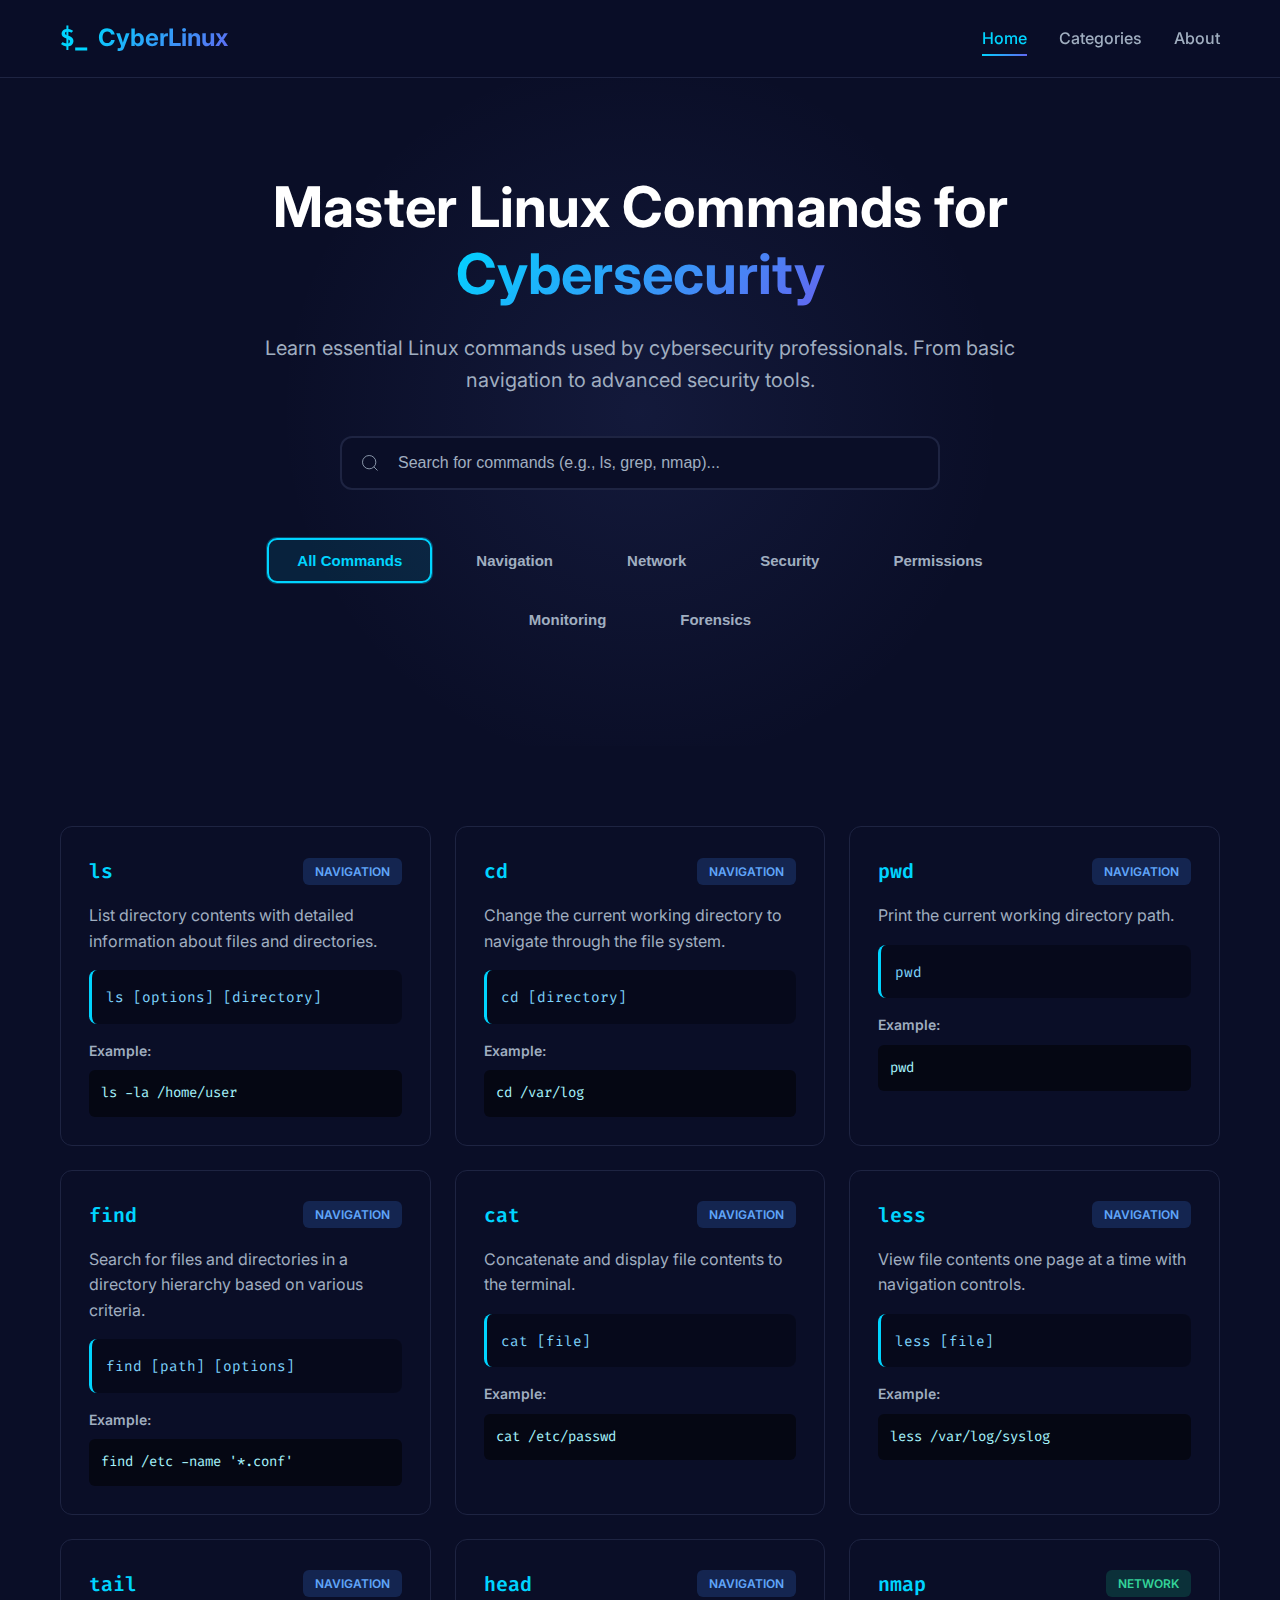
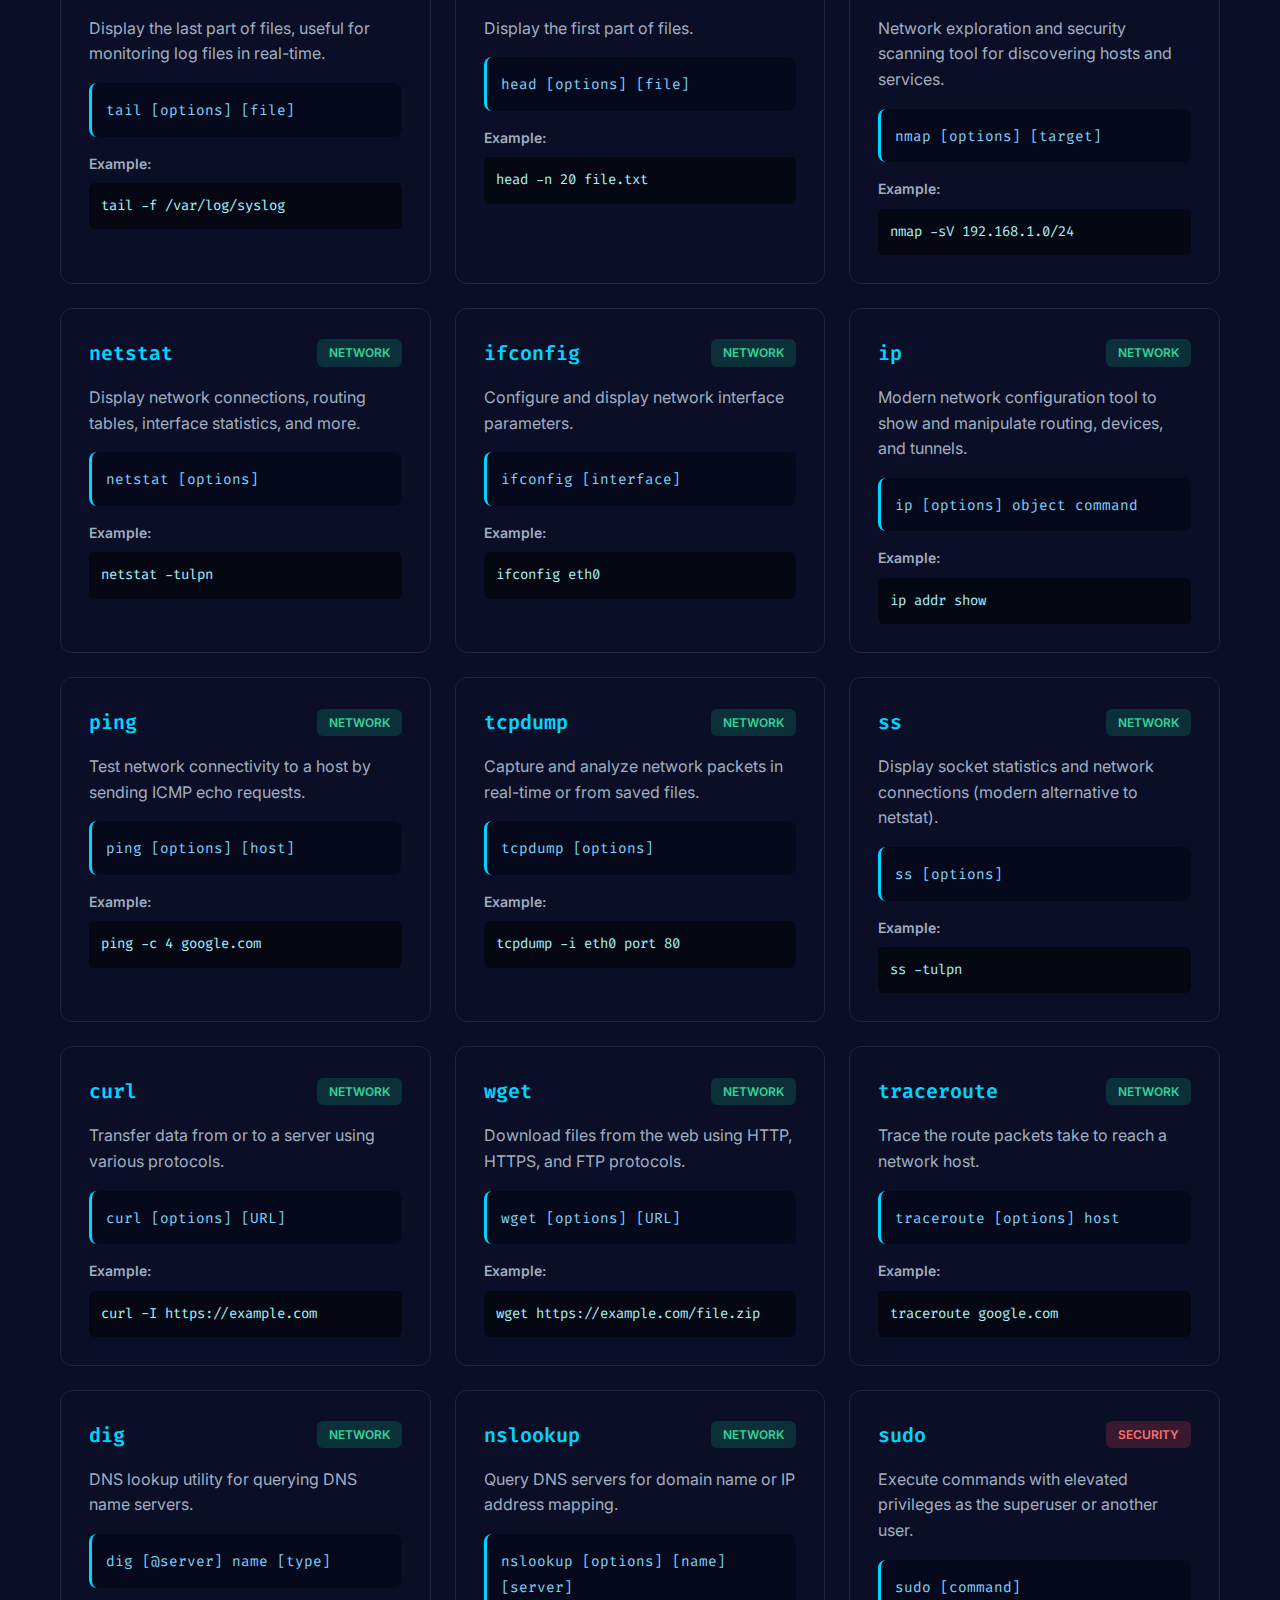
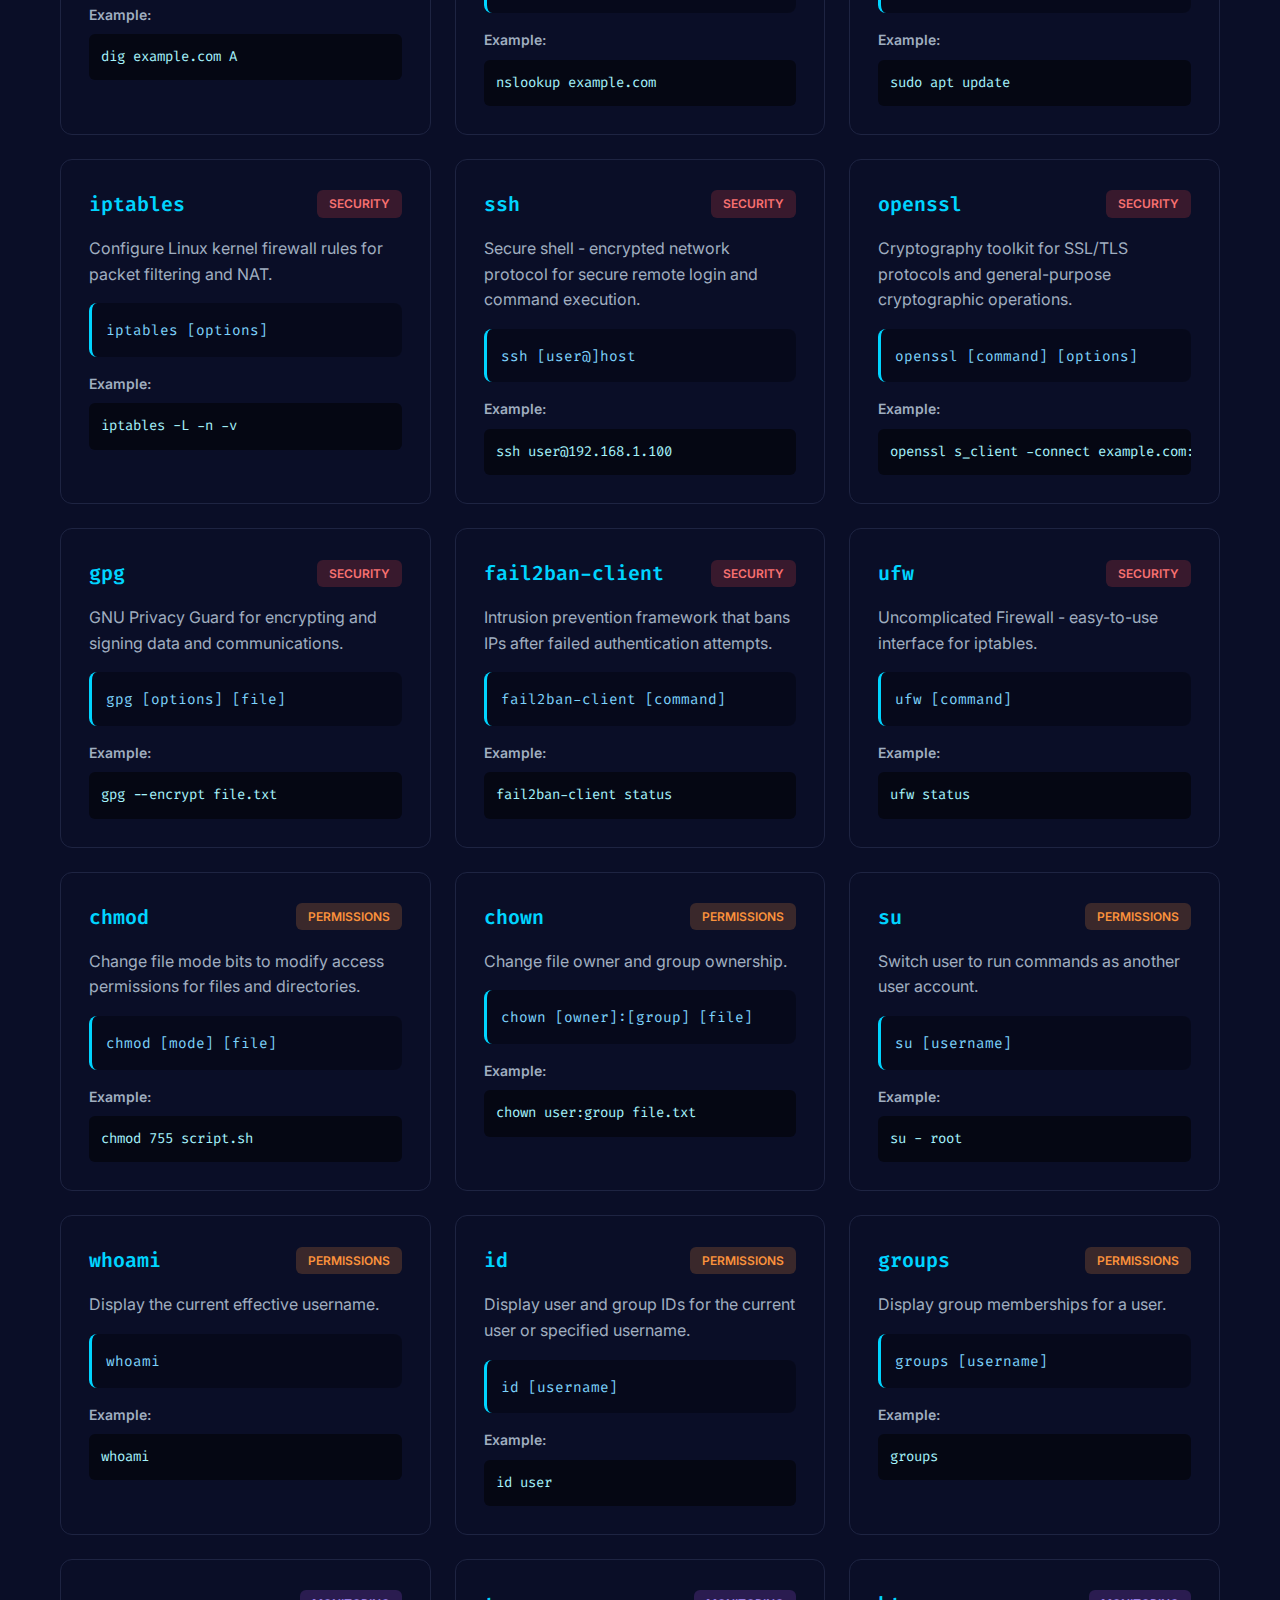
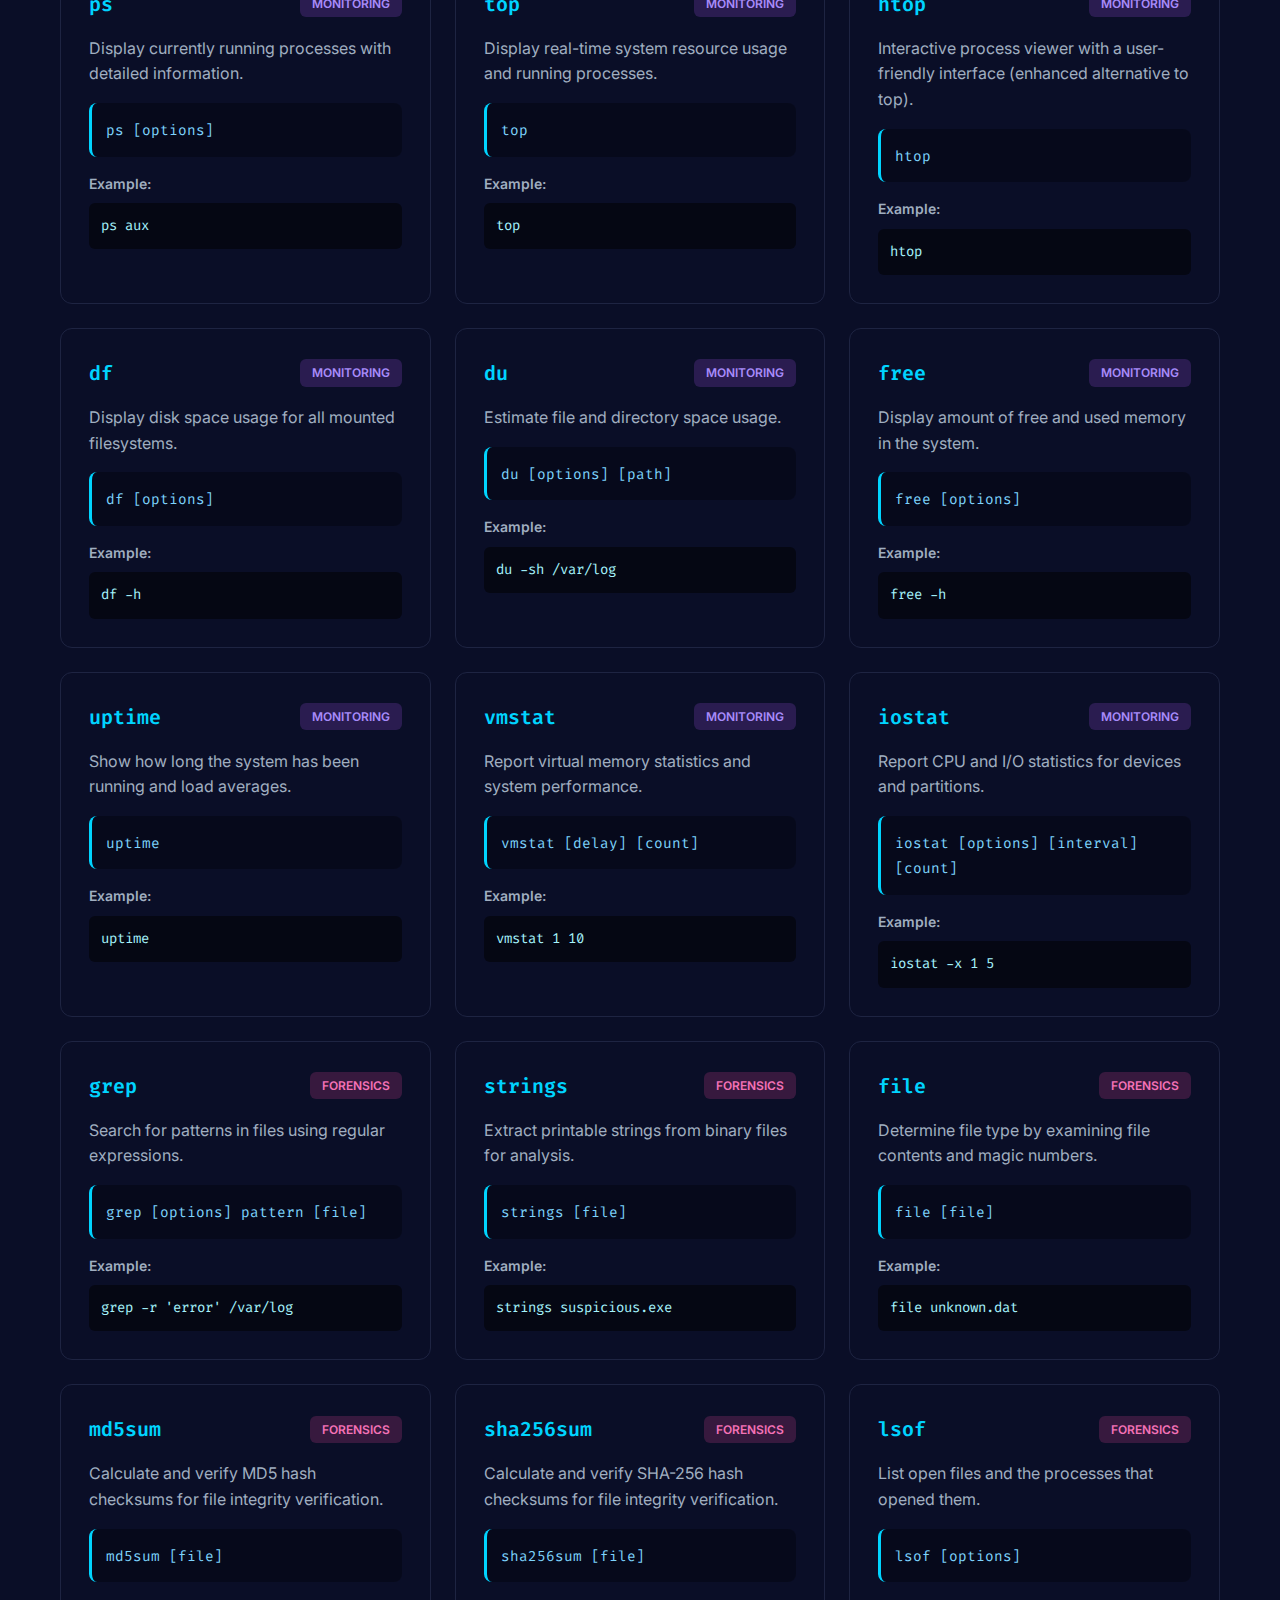
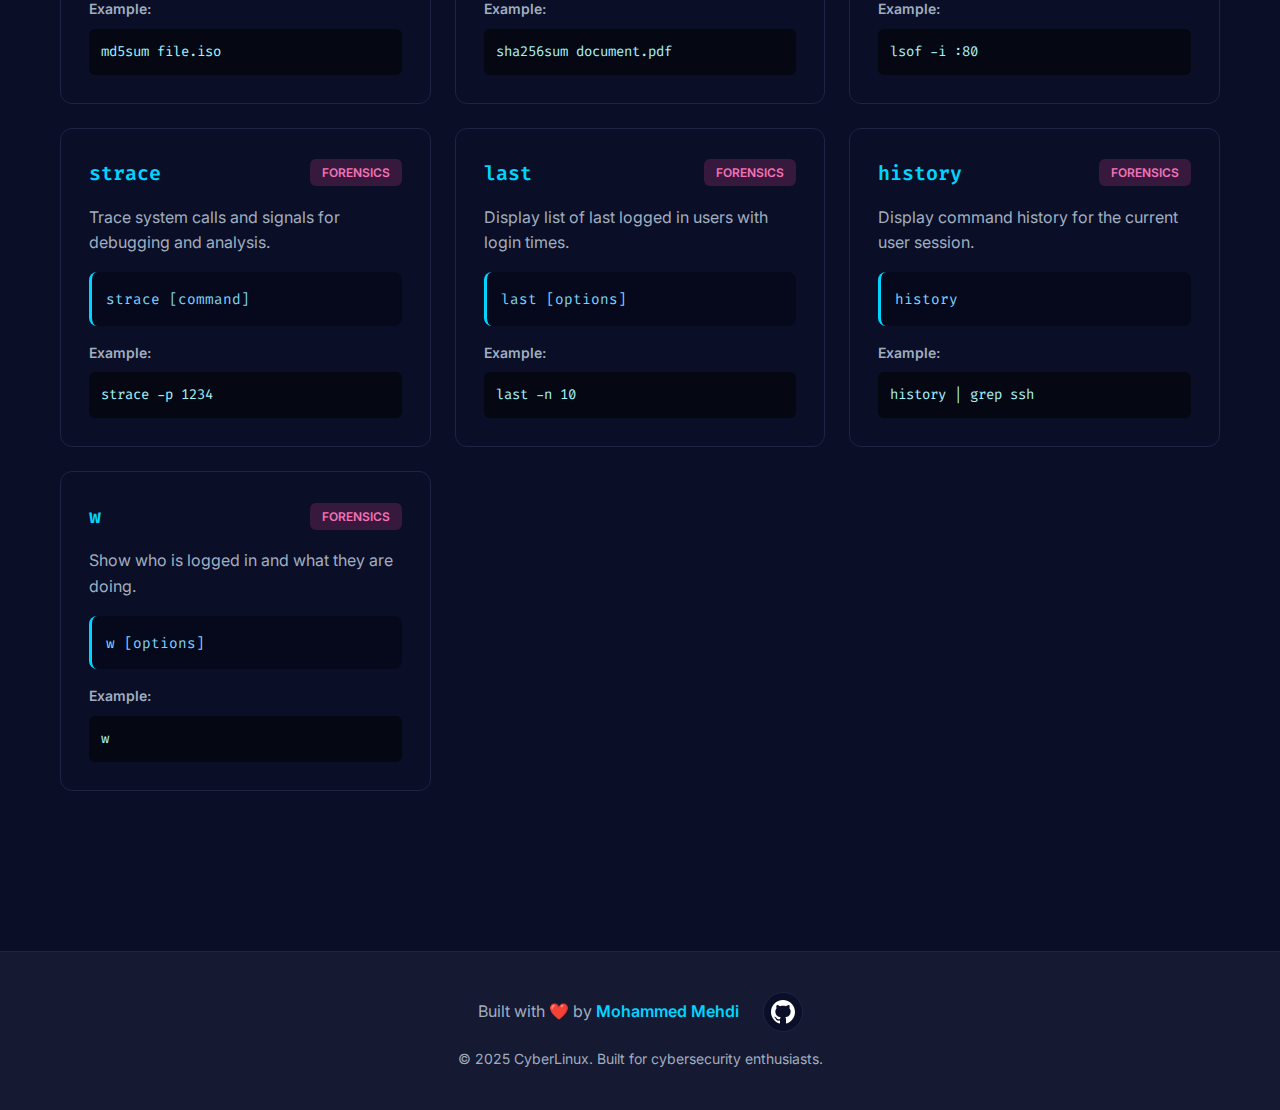
<file: index.html>
<!DOCTYPE html>
<html lang="en">
<head>
    <meta charset="UTF-8">
    <meta name="viewport" content="width=device-width, initial-scale=1.0">
    <title>Linux Commands for Cybersecurity | Essential Guide</title>
    <link rel="stylesheet" href="css/styles.css">
    <link rel="preconnect" href="https://fonts.googleapis.com">
    <link rel="preconnect" href="https://fonts.gstatic.com" crossorigin>
    <link href="https://fonts.googleapis.com/css2?family=Inter:wght@300;400;500;600;700&family=Fira+Code:wght@400;500&display=swap" rel="stylesheet">
</head>
<body>
    <!-- Header -->
    <header class="header">
        <div class="container">
            <div class="logo">
                <span class="terminal-icon">$_</span>
                <span class="logo-text">CyberLinux</span>
            </div>
            <nav class="nav">
                <a href="index.html" class="nav-link active">Home</a>
                <a href="pages/categories.html" class="nav-link">Categories</a>
                <a href="pages/about.html" class="nav-link">About</a>
            </nav>
        </div>
    </header>

    <!-- Hero Section -->
    <section id="home" class="hero">
        <div class="container">
            <div class="hero-content">
                <h1 class="hero-title">Master Linux Commands for <span class="gradient-text">Cybersecurity</span></h1>
                <p class="hero-description">Learn essential Linux commands used by cybersecurity professionals. From basic navigation to advanced security tools.</p>
                <div class="search-container">
                <svg class="search-icon" width="20" height="20" viewBox="0 0 24 24" fill="none" stroke="currentColor">
                    <circle cx="11" cy="11" r="8"></circle>
                    <path d="m21 21-4.35-4.35"></path>
                </svg>
                <input type="text" id="searchInput" class="search-input" placeholder="Search for commands (e.g., ls, grep, nmap)...">
            </div>
            
            <div class="filter-tabs">
                <button class="filter-tab active" data-filter="all">All Commands</button>
                <button class="filter-tab" data-filter="navigation">Navigation</button>
                <button class="filter-tab" data-filter="network">Network</button>
                <button class="filter-tab" data-filter="security">Security</button>
                <button class="filter-tab" data-filter="permissions">Permissions</button>
                <button class="filter-tab" data-filter="monitoring">Monitoring</button>
                <button class="filter-tab" data-filter="forensics">Forensics</button>
            </div>
            </div>
        </div>

        
    </section>

   

    <!-- Commands Section -->
    <section id="commands" class="commands-section">
        <div class="container">
            
            <div id="commandsContainer" class="commands-grid">
                <!-- Commands will be dynamically inserted here -->
            </div>
        </div>
    </section>

    <!-- Footer -->
    <footer class="footer">
        <div class="container">
            <div class="footer-content">
                <p>Built with ❤️ by <a href="https://github.com/mohammedmehdio" target="_blank" rel="noopener noreferrer" class="footer-link">Mohammed Mehdi</a></p>
                <a href="https://github.com/mohammedmehdio" target="_blank" rel="noopener noreferrer" class="github-link" aria-label="GitHub Profile">
                    <svg class="github-icon" width="24" height="24" viewBox="0 0 24 24" fill="currentColor">
                        <path d="M12 0c-6.626 0-12 5.373-12 12 0 5.302 3.438 9.8 8.207 11.387.599.111.793-.261.793-.577v-2.234c-3.338.726-4.033-1.416-4.033-1.416-.546-1.387-1.333-1.756-1.333-1.756-1.089-.745.083-.729.083-.729 1.205.084 1.839 1.237 1.839 1.237 1.07 1.834 2.807 1.304 3.492.997.107-.775.418-1.305.762-1.604-2.665-.305-5.467-1.334-5.467-5.931 0-1.311.469-2.381 1.236-3.221-.124-.303-.535-1.524.117-3.176 0 0 1.008-.322 3.301 1.23.957-.266 1.983-.399 3.003-.404 1.02.005 2.047.138 3.006.404 2.291-1.552 3.297-1.23 3.297-1.23.653 1.653.242 2.874.118 3.176.77.84 1.235 1.911 1.235 3.221 0 4.609-2.807 5.624-5.479 5.921.43.372.823 1.102.823 2.222v3.293c0 .319.192.694.801.576 4.765-1.589 8.199-6.086 8.199-11.386 0-6.627-5.373-12-12-12z"/>
                    </svg>
                </a>
            </div>
            <p class="footer-copyright">&copy; 2025 CyberLinux. Built for cybersecurity enthusiasts.</p>
        </div>
    </footer>

    <!-- Scroll to Top Button -->
    <button id="scrollToTop" class="scroll-to-top" aria-label="Scroll to top">
        <svg width="24" height="24" viewBox="0 0 24 24" fill="none" stroke="currentColor" stroke-width="2">
            <polyline points="18 15 12 9 6 15"></polyline>
        </svg>
    </button>

    <script src="js/script.js"></script>
</body>
</html>
</file>
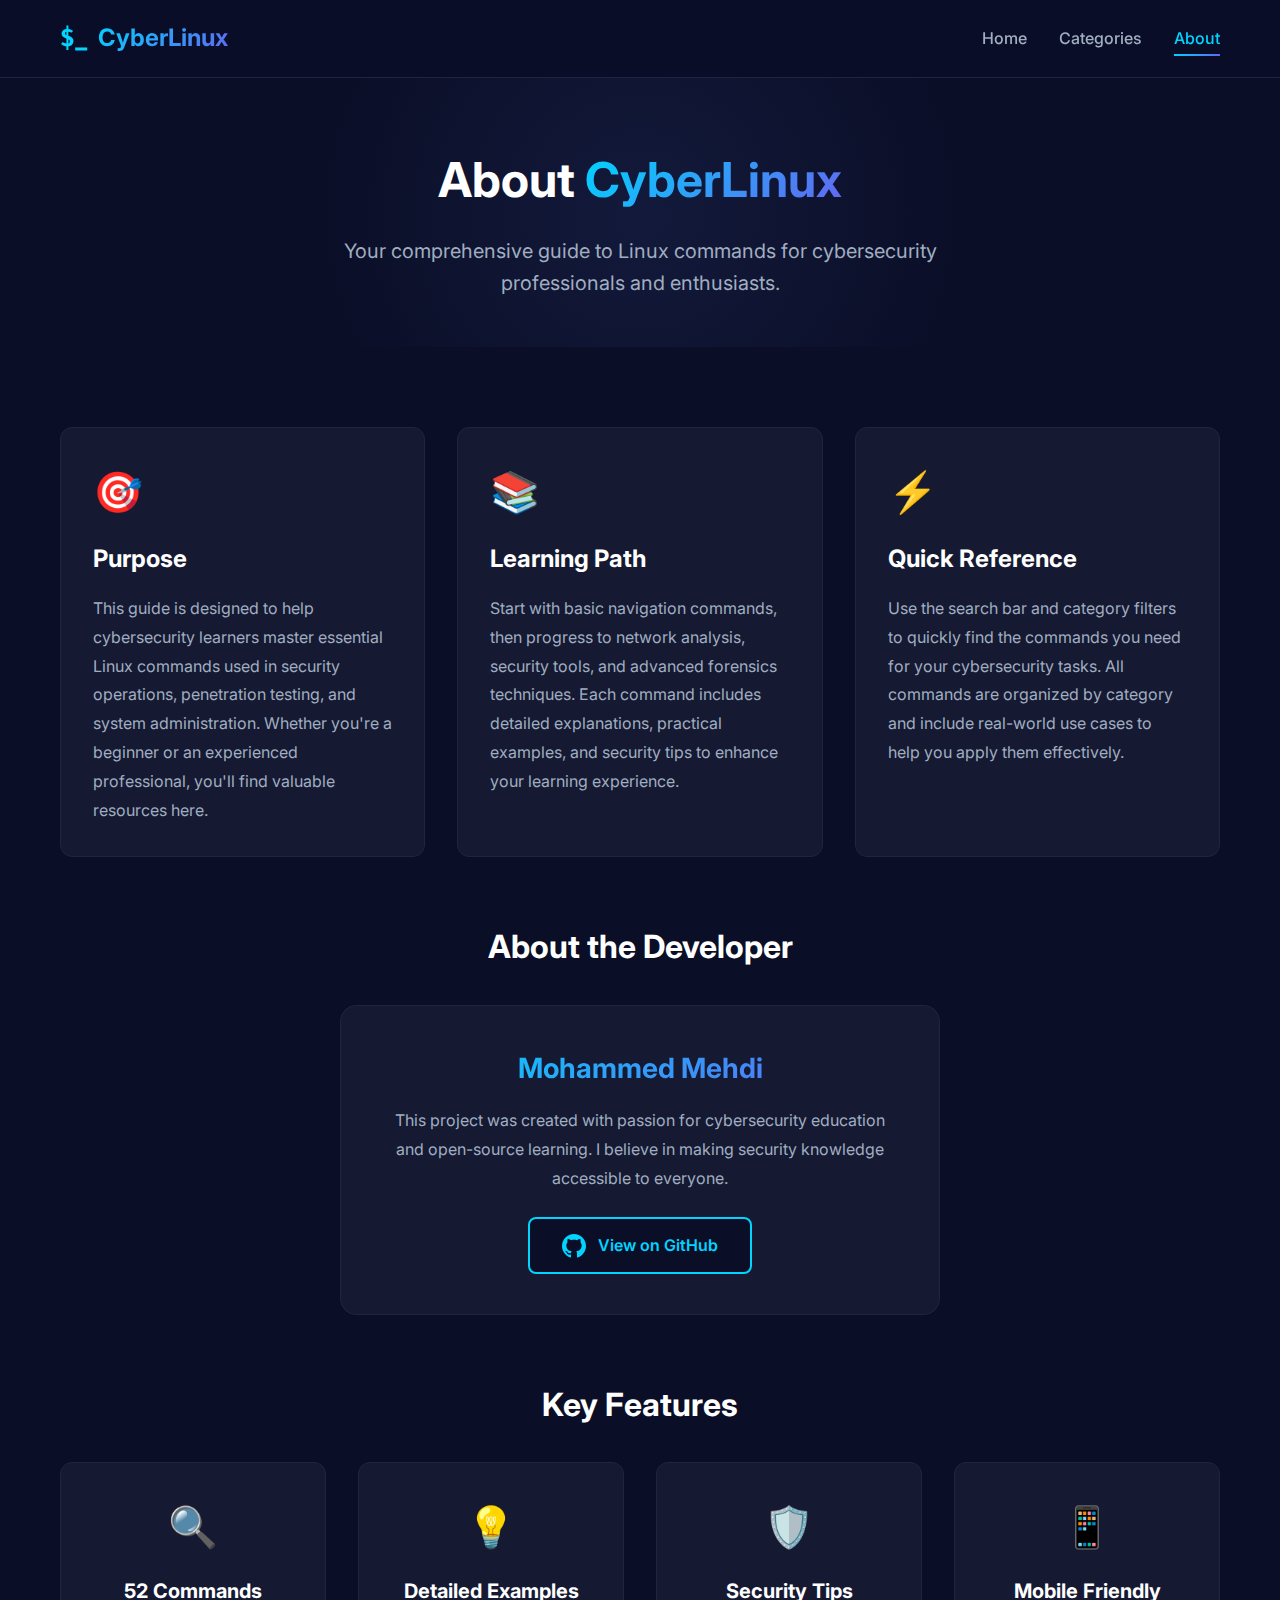
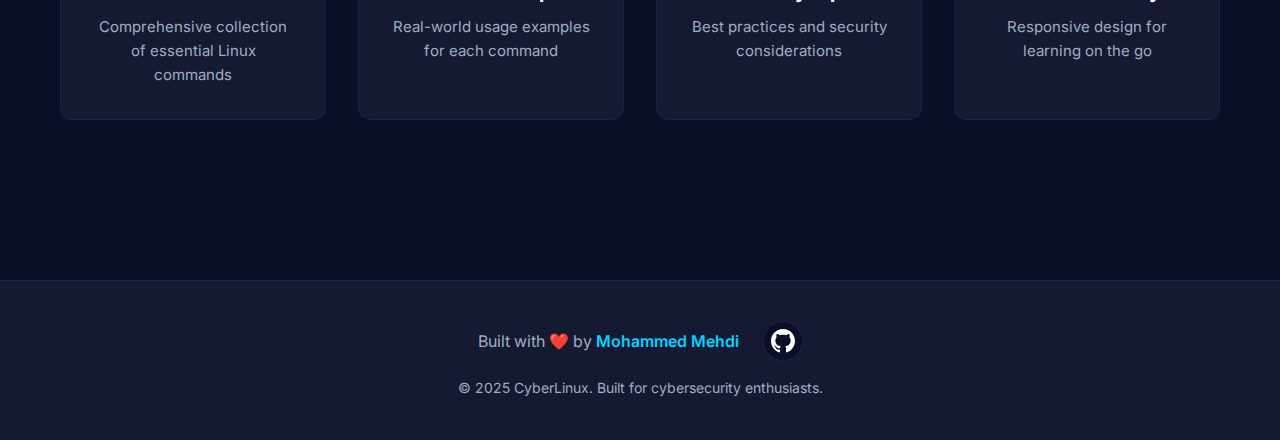
<file: pages/about.html>
<!DOCTYPE html>
<html lang="en">
<head>
    <meta charset="UTF-8">
    <meta name="viewport" content="width=device-width, initial-scale=1.0">
    <title>About | CyberLinux</title>
    <link rel="stylesheet" href="../css/styles.css">
    <link rel="preconnect" href="https://fonts.googleapis.com">
    <link rel="preconnect" href="https://fonts.gstatic.com" crossorigin>
    <link href="https://fonts.googleapis.com/css2?family=Inter:wght@300;400;500;600;700&family=Fira+Code:wght@400;500&display=swap" rel="stylesheet">
</head>
<body>
    <!-- Header -->
    <header class="header">
        <div class="container">
            <div class="logo">
                <span class="terminal-icon">$_</span>
                <span class="logo-text">CyberLinux</span>
            </div>
            <nav class="nav">
                <a href="../index.html" class="nav-link">Home</a>
                <a href="categories.html" class="nav-link">Categories</a>
                <a href="about.html" class="nav-link active">About</a>
            </nav>
        </div>
    </header>

    <!-- About Hero Section -->
    <section class="page-hero">
        <div class="container">
            <h1 class="page-title">About <span class="gradient-text">CyberLinux</span></h1>
            <p class="page-description">Your comprehensive guide to Linux commands for cybersecurity professionals and enthusiasts.</p>
        </div>
    </section>

    <!-- About Content Section -->
    <section class="about-page-section">
        <div class="container">
            <div class="about-content">
                <div class="about-card">
                    <div class="about-icon">🎯</div>
                    <h3>Purpose</h3>
                    <p>This guide is designed to help cybersecurity learners master essential Linux commands used in security operations, penetration testing, and system administration. Whether you're a beginner or an experienced professional, you'll find valuable resources here.</p>
                </div>
                <div class="about-card">
                    <div class="about-icon">📚</div>
                    <h3>Learning Path</h3>
                    <p>Start with basic navigation commands, then progress to network analysis, security tools, and advanced forensics techniques. Each command includes detailed explanations, practical examples, and security tips to enhance your learning experience.</p>
                </div>
                <div class="about-card">
                    <div class="about-icon">⚡</div>
                    <h3>Quick Reference</h3>
                    <p>Use the search bar and category filters to quickly find the commands you need for your cybersecurity tasks. All commands are organized by category and include real-world use cases to help you apply them effectively.</p>
                </div>
            </div>

            <!-- Developer Section -->
            <div class="developer-section">
                <h2 class="section-subtitle">About the Developer</h2>
                <div class="developer-card">
                    <div class="developer-content">
                        <h3>Mohammed Mehdi</h3>
                        <p>This project was created with passion for cybersecurity education and open-source learning. I believe in making security knowledge accessible to everyone.</p>
                        <div class="developer-links">
                            <a href="https://github.com/mohammedmehdio" target="_blank" rel="noopener noreferrer" class="developer-github-link">
                                <svg class="github-icon-large" width="24" height="24" viewBox="0 0 24 24" fill="currentColor">
                                    <path d="M12 0c-6.626 0-12 5.373-12 12 0 5.302 3.438 9.8 8.207 11.387.599.111.793-.261.793-.577v-2.234c-3.338.726-4.033-1.416-4.033-1.416-.546-1.387-1.333-1.756-1.333-1.756-1.089-.745.083-.729.083-.729 1.205.084 1.839 1.237 1.839 1.237 1.07 1.834 2.807 1.304 3.492.997.107-.775.418-1.305.762-1.604-2.665-.305-5.467-1.334-5.467-5.931 0-1.311.469-2.381 1.236-3.221-.124-.303-.535-1.524.117-3.176 0 0 1.008-.322 3.301 1.23.957-.266 1.983-.399 3.003-.404 1.02.005 2.047.138 3.006.404 2.291-1.552 3.297-1.23 3.297-1.23.653 1.653.242 2.874.118 3.176.77.84 1.235 1.911 1.235 3.221 0 4.609-2.807 5.624-5.479 5.921.43.372.823 1.102.823 2.222v3.293c0 .319.192.694.801.576 4.765-1.589 8.199-6.086 8.199-11.386 0-6.627-5.373-12-12-12z"/>
                                </svg>
                                <span>View on GitHub</span>
                            </a>
                        </div>
                    </div>
                </div>
            </div>

            <!-- Features Section -->
            <div class="features-section">
                <h2 class="section-subtitle">Key Features</h2>
                <div class="features-grid">
                    <div class="feature-item">
                        <div class="feature-icon">🔍</div>
                        <h4 id="commandCount">60+ Commands</h4>
                        <p>Comprehensive collection of essential Linux commands</p>
                    </div>
                    <div class="feature-item">
                        <div class="feature-icon">💡</div>
                        <h4>Detailed Examples</h4>
                        <p>Real-world usage examples for each command</p>
                    </div>
                    <div class="feature-item">
                        <div class="feature-icon">🛡️</div>
                        <h4>Security Tips</h4>
                        <p>Best practices and security considerations</p>
                    </div>
                    <div class="feature-item">
                        <div class="feature-icon">📱</div>
                        <h4>Mobile Friendly</h4>
                        <p>Responsive design for learning on the go</p>
                    </div>
                </div>
            </div>
        </div>
    </section>

    <!-- Footer -->
    <footer class="footer">
        <div class="container">
            <div class="footer-content">
                <p>Built with ❤️ by <a href="https://github.com/mohammedmehdio" target="_blank" rel="noopener noreferrer" class="footer-link">Mohammed Mehdi</a></p>
                <a href="https://github.com/mohammedmehdio" target="_blank" rel="noopener noreferrer" class="github-link" aria-label="GitHub Profile">
                    <svg class="github-icon" width="24" height="24" viewBox="0 0 24 24" fill="currentColor">
                        <path d="M12 0c-6.626 0-12 5.373-12 12 0 5.302 3.438 9.8 8.207 11.387.599.111.793-.261.793-.577v-2.234c-3.338.726-4.033-1.416-4.033-1.416-.546-1.387-1.333-1.756-1.333-1.756-1.089-.745.083-.729.083-.729 1.205.084 1.839 1.237 1.839 1.237 1.07 1.834 2.807 1.304 3.492.997.107-.775.418-1.305.762-1.604-2.665-.305-5.467-1.334-5.467-5.931 0-1.311.469-2.381 1.236-3.221-.124-.303-.535-1.524.117-3.176 0 0 1.008-.322 3.301 1.23.957-.266 1.983-.399 3.003-.404 1.02.005 2.047.138 3.006.404 2.291-1.552 3.297-1.23 3.297-1.23.653 1.653.242 2.874.118 3.176.77.84 1.235 1.911 1.235 3.221 0 4.609-2.807 5.624-5.479 5.921.43.372.823 1.102.823 2.222v3.293c0 .319.192.694.801.576 4.765-1.589 8.199-6.086 8.199-11.386 0-6.627-5.373-12-12-12z"/>
                    </svg>
                </a>
            </div>
            <p class="footer-copyright">&copy; 2025 CyberLinux. Built for cybersecurity enthusiasts.</p>
        </div>
    </footer>

    <!-- Scroll to Top Button -->
    <button id="scrollToTop" class="scroll-to-top" aria-label="Scroll to top">
        <svg width="24" height="24" viewBox="0 0 24 24" fill="none" stroke="currentColor" stroke-width="2">
            <polyline points="18 15 12 9 6 15"></polyline>
        </svg>
    </button>

    <script src="../js/script.js"></script>
    <script>
        // Update command count dynamically
        document.addEventListener('DOMContentLoaded', function() {
            if (typeof commands !== 'undefined') {
                const commandCount = commands.length;
                const countElement = document.getElementById('commandCount');
                if (countElement) {
                    countElement.textContent = `${commandCount} Commands`;
                }
            }
            
            // Scroll to top button functionality
            const scrollToTopBtn = document.getElementById('scrollToTop');
            if (scrollToTopBtn) {
                // Show/hide button based on scroll position
                window.addEventListener('scroll', () => {
                    if (window.pageYOffset > 600) {
                        scrollToTopBtn.classList.add('visible');
                    } else {
                        scrollToTopBtn.classList.remove('visible');
                    }
                });
                
                // Scroll to top when button is clicked
                scrollToTopBtn.addEventListener('click', () => {
                    window.scrollTo({
                        top: 0,
                        behavior: 'smooth'
                    });
                });
            }
        });
    </script>
</body>
</html>
</file>
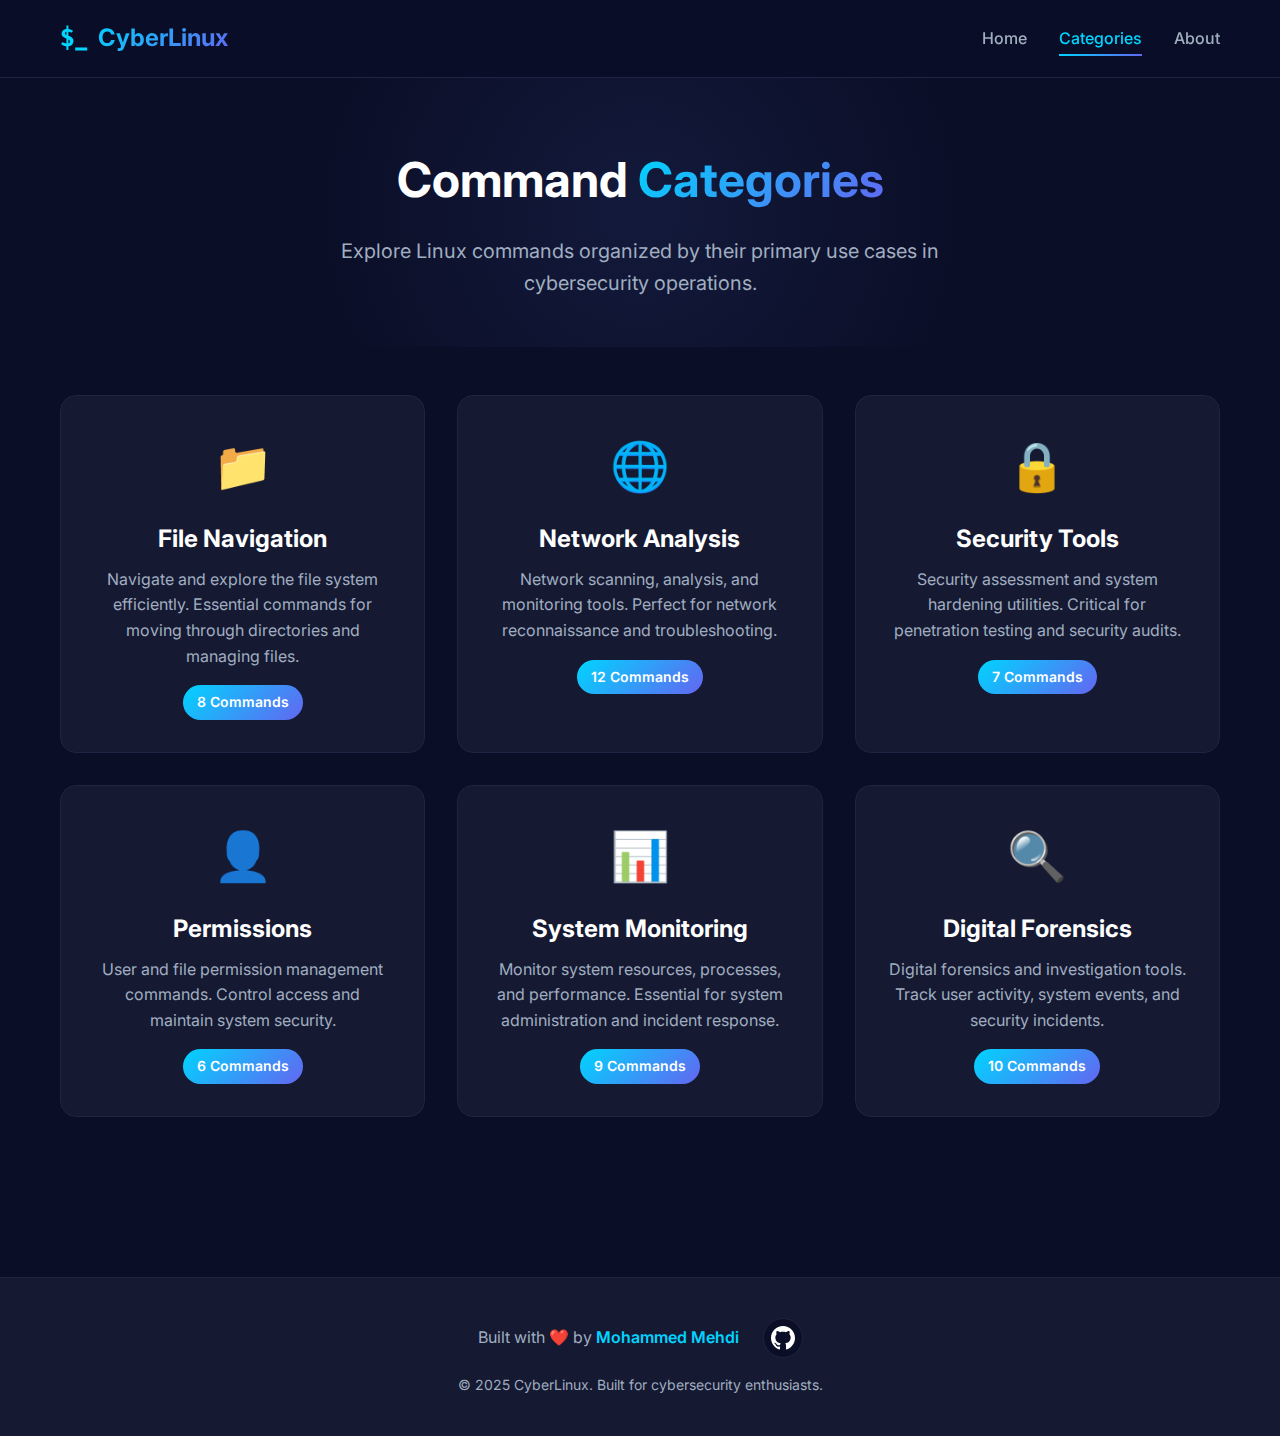
<file: pages/categories.html>
<!DOCTYPE html>
<html lang="en">
<head>
    <meta charset="UTF-8">
    <meta name="viewport" content="width=device-width, initial-scale=1.0">
    <title>Command Categories | CyberLinux</title>
    <link rel="stylesheet" href="../css/styles.css">
    <link rel="preconnect" href="https://fonts.googleapis.com">
    <link rel="preconnect" href="https://fonts.gstatic.com" crossorigin>
    <link href="https://fonts.googleapis.com/css2?family=Inter:wght@300;400;500;600;700&family=Fira+Code:wght@400;500&display=swap" rel="stylesheet">
</head>
<body>
    <!-- Header -->
    <header class="header">
        <div class="container">
            <div class="logo">
                <span class="terminal-icon">$_</span>
                <span class="logo-text">CyberLinux</span>
            </div>
            <nav class="nav">
                <a href="../index.html" class="nav-link">Home</a>
                <a href="categories.html" class="nav-link active">Categories</a>
                <a href="about.html" class="nav-link">About</a>
            </nav>
        </div>
    </header>

    <!-- Categories Hero Section -->
    <section class="page-hero">
        <div class="container">
            <h1 class="page-title">Command <span class="gradient-text">Categories</span></h1>
            <p class="page-description">Explore Linux commands organized by their primary use cases in cybersecurity operations.</p>
        </div>
    </section>

    <!-- Categories Section -->
    <section class="categories-page-section">
        <div class="container">
            <div class="categories-grid">
                <div class="category-card" onclick="window.location.href='index.html#commands';" data-category="navigation">
                    <div class="category-icon">📁</div>
                    <h3 class="category-title">File Navigation</h3>
                    <p class="category-description">Navigate and explore the file system efficiently. Essential commands for moving through directories and managing files.</p>
                    <div class="category-badge">12 Commands</div>
                </div>
                <div class="category-card" onclick="window.location.href='index.html#commands';" data-category="network">
                    <div class="category-icon">🌐</div>
                    <h3 class="category-title">Network Analysis</h3>
                    <p class="category-description">Network scanning, analysis, and monitoring tools. Perfect for network reconnaissance and troubleshooting.</p>
                    <div class="category-badge">15 Commands</div>
                </div>
                <div class="category-card" onclick="window.location.href='index.html#commands';" data-category="security">
                    <div class="category-icon">🔒</div>
                    <h3 class="category-title">Security Tools</h3>
                    <p class="category-description">Security assessment and system hardening utilities. Critical for penetration testing and security audits.</p>
                    <div class="category-badge">10 Commands</div>
                </div>
                <div class="category-card" onclick="window.location.href='index.html#commands';" data-category="permissions">
                    <div class="category-icon">👤</div>
                    <h3 class="category-title">Permissions</h3>
                    <p class="category-description">User and file permission management commands. Control access and maintain system security.</p>
                    <div class="category-badge">8 Commands</div>
                </div>
                <div class="category-card" onclick="window.location.href='index.html#commands';" data-category="monitoring">
                    <div class="category-icon">📊</div>
                    <h3 class="category-title">System Monitoring</h3>
                    <p class="category-description">Monitor system resources, processes, and performance. Essential for system administration and incident response.</p>
                    <div class="category-badge">11 Commands</div>
                </div>
                <div class="category-card" onclick="window.location.href='index.html#commands';" data-category="forensics">
                    <div class="category-icon">🔍</div>
                    <h3 class="category-title">Digital Forensics</h3>
                    <p class="category-description">Digital forensics and investigation tools. Track user activity, system events, and security incidents.</p>
                    <div class="category-badge">8 Commands</div>
                </div>
            </div>
        </div>
    </section>

    <!-- Footer -->
    <footer class="footer">
        <div class="container">
            <div class="footer-content">
                <p>Built with ❤️ by <a href="https://github.com/mohammedmehdio" target="_blank" rel="noopener noreferrer" class="footer-link">Mohammed Mehdi</a></p>
                <a href="https://github.com/mohammedmehdio" target="_blank" rel="noopener noreferrer" class="github-link" aria-label="GitHub Profile">
                    <svg class="github-icon" width="24" height="24" viewBox="0 0 24 24" fill="currentColor">
                        <path d="M12 0c-6.626 0-12 5.373-12 12 0 5.302 3.438 9.8 8.207 11.387.599.111.793-.261.793-.577v-2.234c-3.338.726-4.033-1.416-4.033-1.416-.546-1.387-1.333-1.756-1.333-1.756-1.089-.745.083-.729.083-.729 1.205.084 1.839 1.237 1.839 1.237 1.07 1.834 2.807 1.304 3.492.997.107-.775.418-1.305.762-1.604-2.665-.305-5.467-1.334-5.467-5.931 0-1.311.469-2.381 1.236-3.221-.124-.303-.535-1.524.117-3.176 0 0 1.008-.322 3.301 1.23.957-.266 1.983-.399 3.003-.404 1.02.005 2.047.138 3.006.404 2.291-1.552 3.297-1.23 3.297-1.23.653 1.653.242 2.874.118 3.176.77.84 1.235 1.911 1.235 3.221 0 4.609-2.807 5.624-5.479 5.921.43.372.823 1.102.823 2.222v3.293c0 .319.192.694.801.576 4.765-1.589 8.199-6.086 8.199-11.386 0-6.627-5.373-12-12-12z"/>
                    </svg>
                </a>
            </div>
            <p class="footer-copyright">&copy; 2025 CyberLinux. Built for cybersecurity enthusiasts.</p>
        </div>
    </footer>

    <!-- Scroll to Top Button -->
    <button id="scrollToTop" class="scroll-to-top" aria-label="Scroll to top">
        <svg width="24" height="24" viewBox="0 0 24 24" fill="none" stroke="currentColor" stroke-width="2">
            <polyline points="18 15 12 9 6 15"></polyline>
        </svg>
    </button>

    <script src="../js/script.js"></script>
    <script src="../js/categories.js"></script>
</body>
</html>
</file>
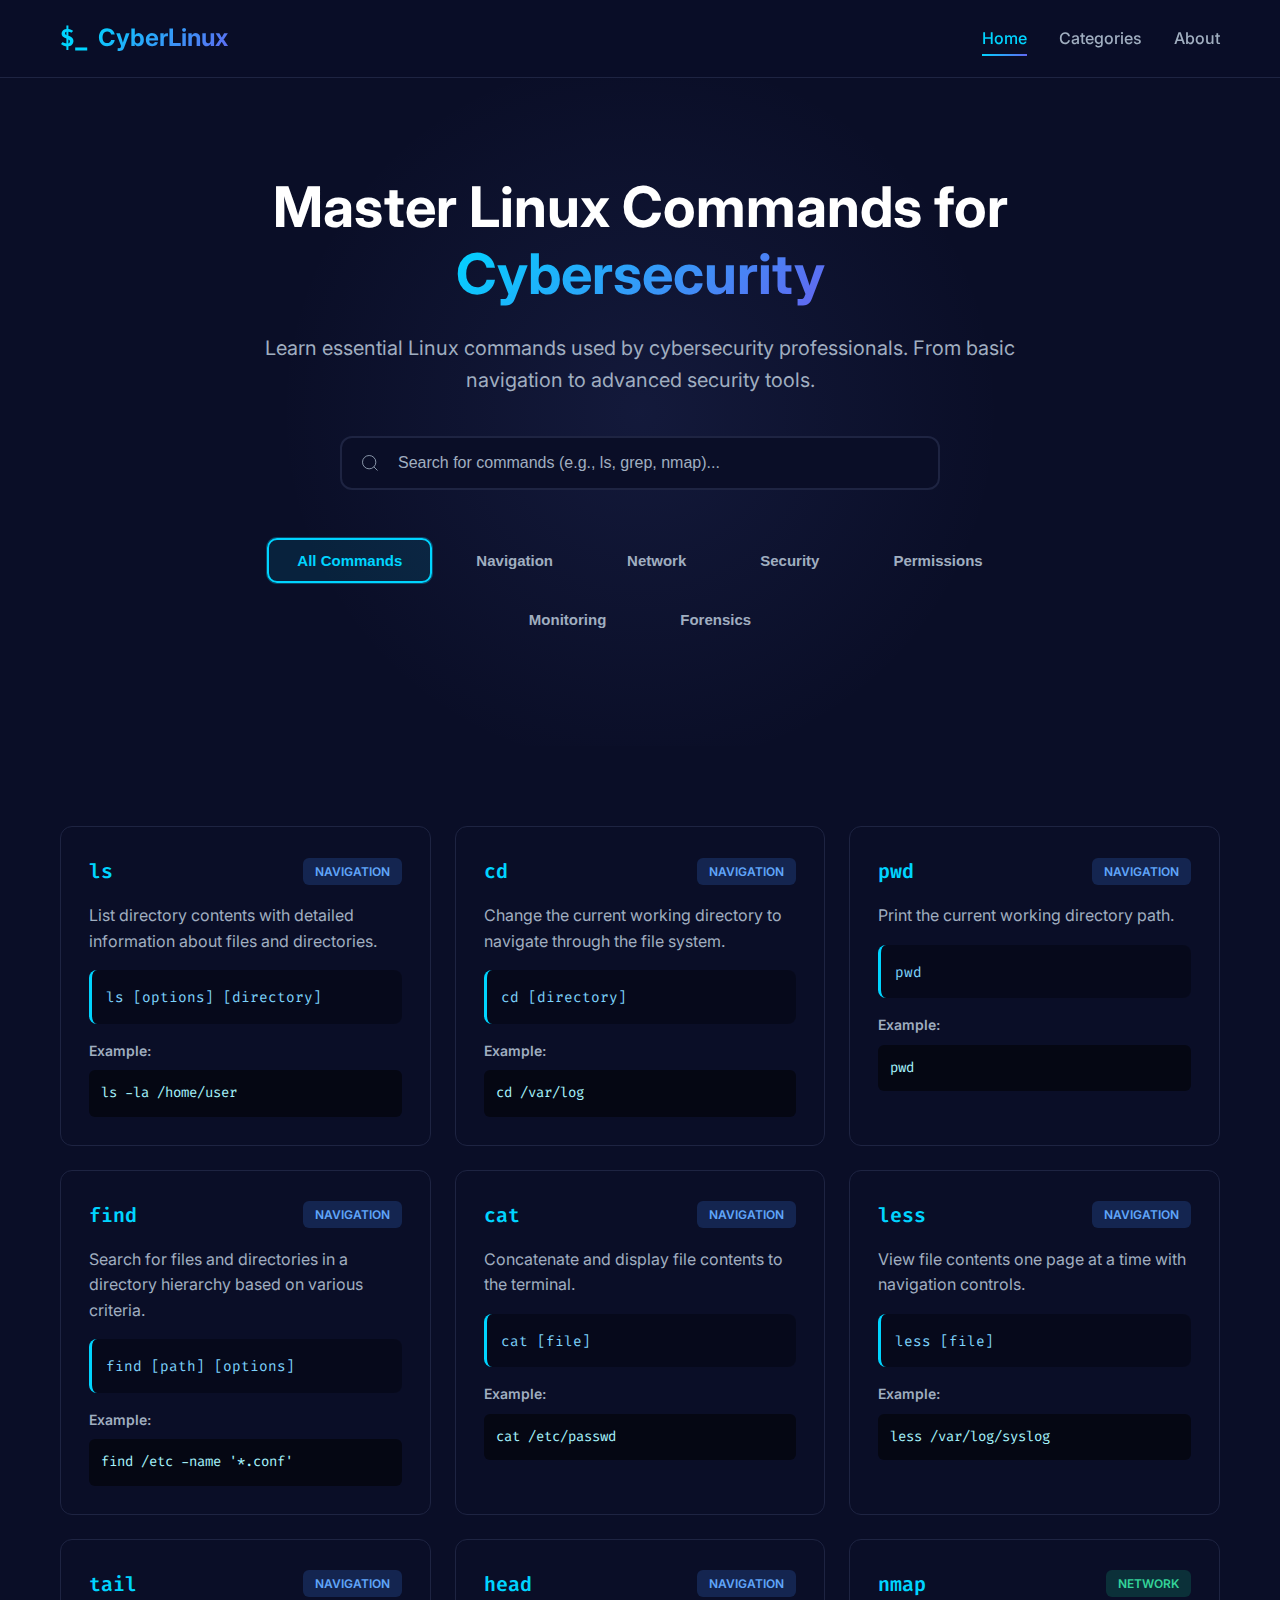
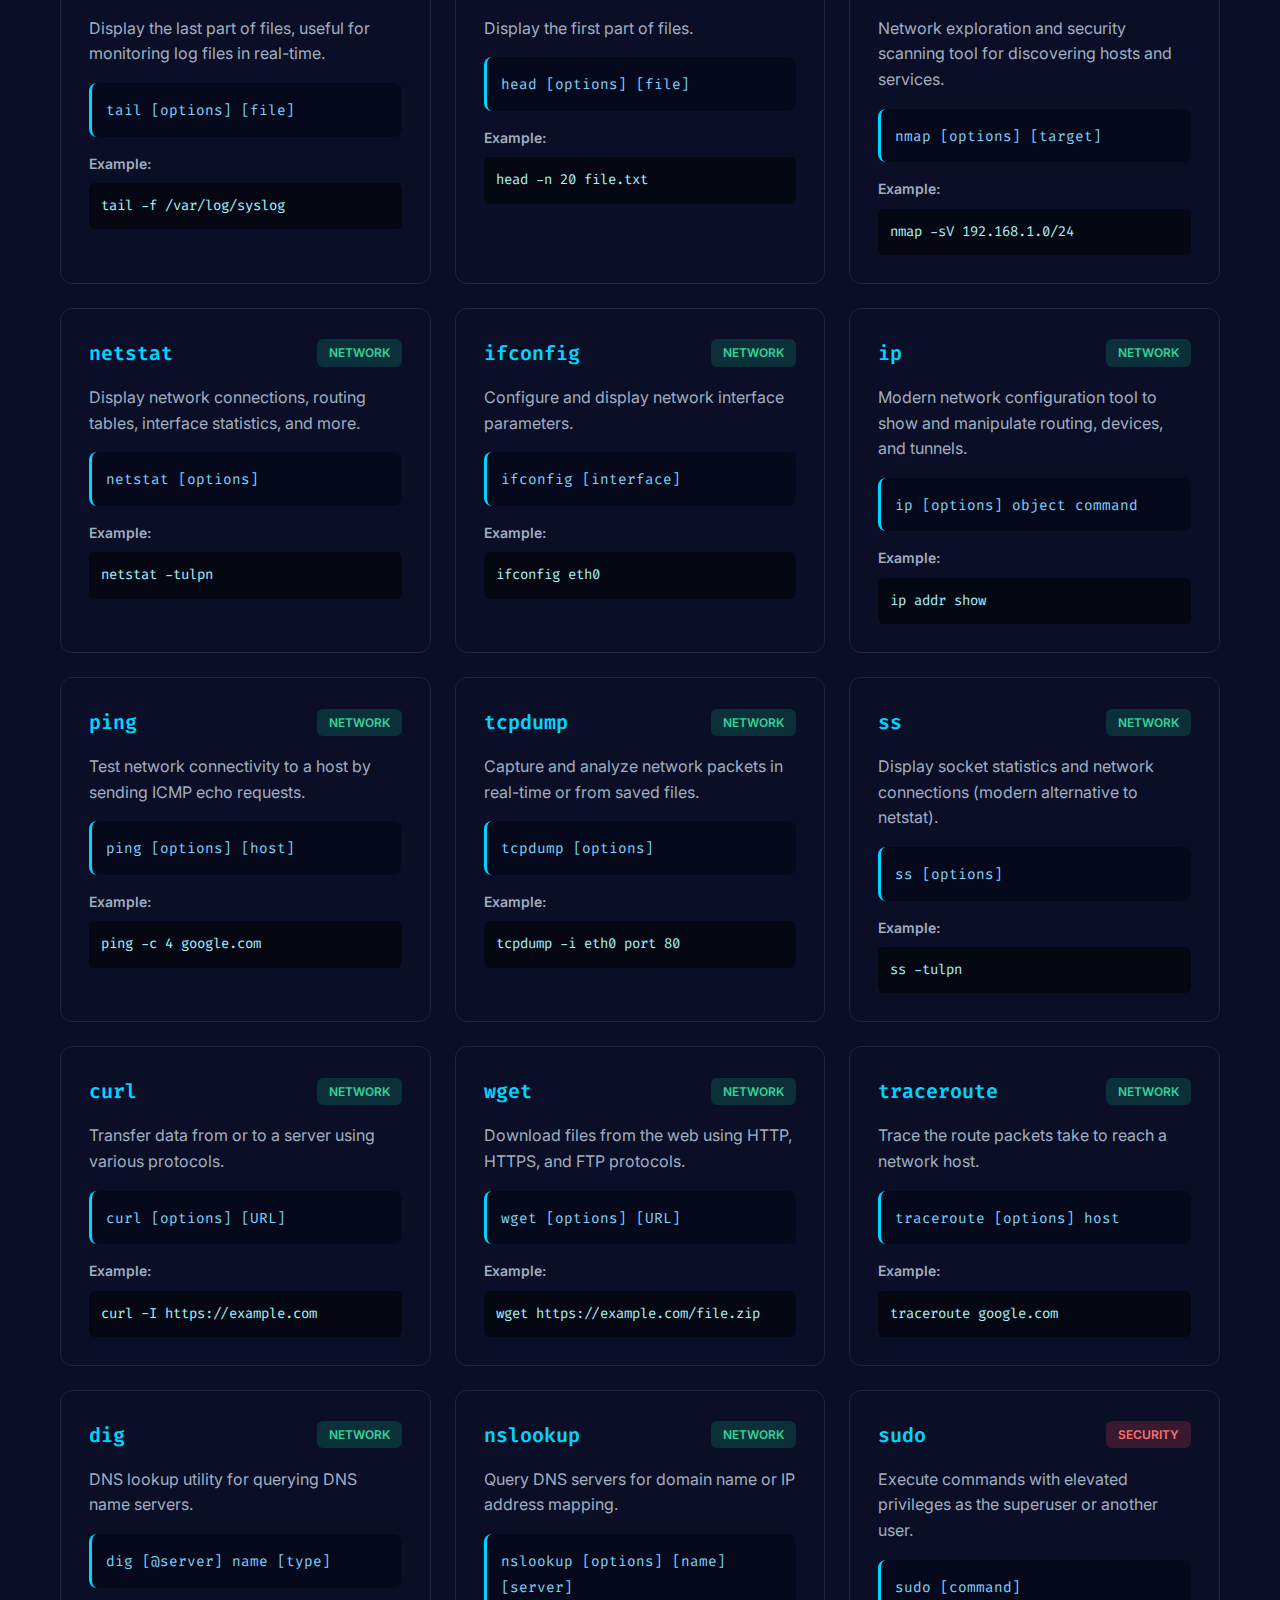
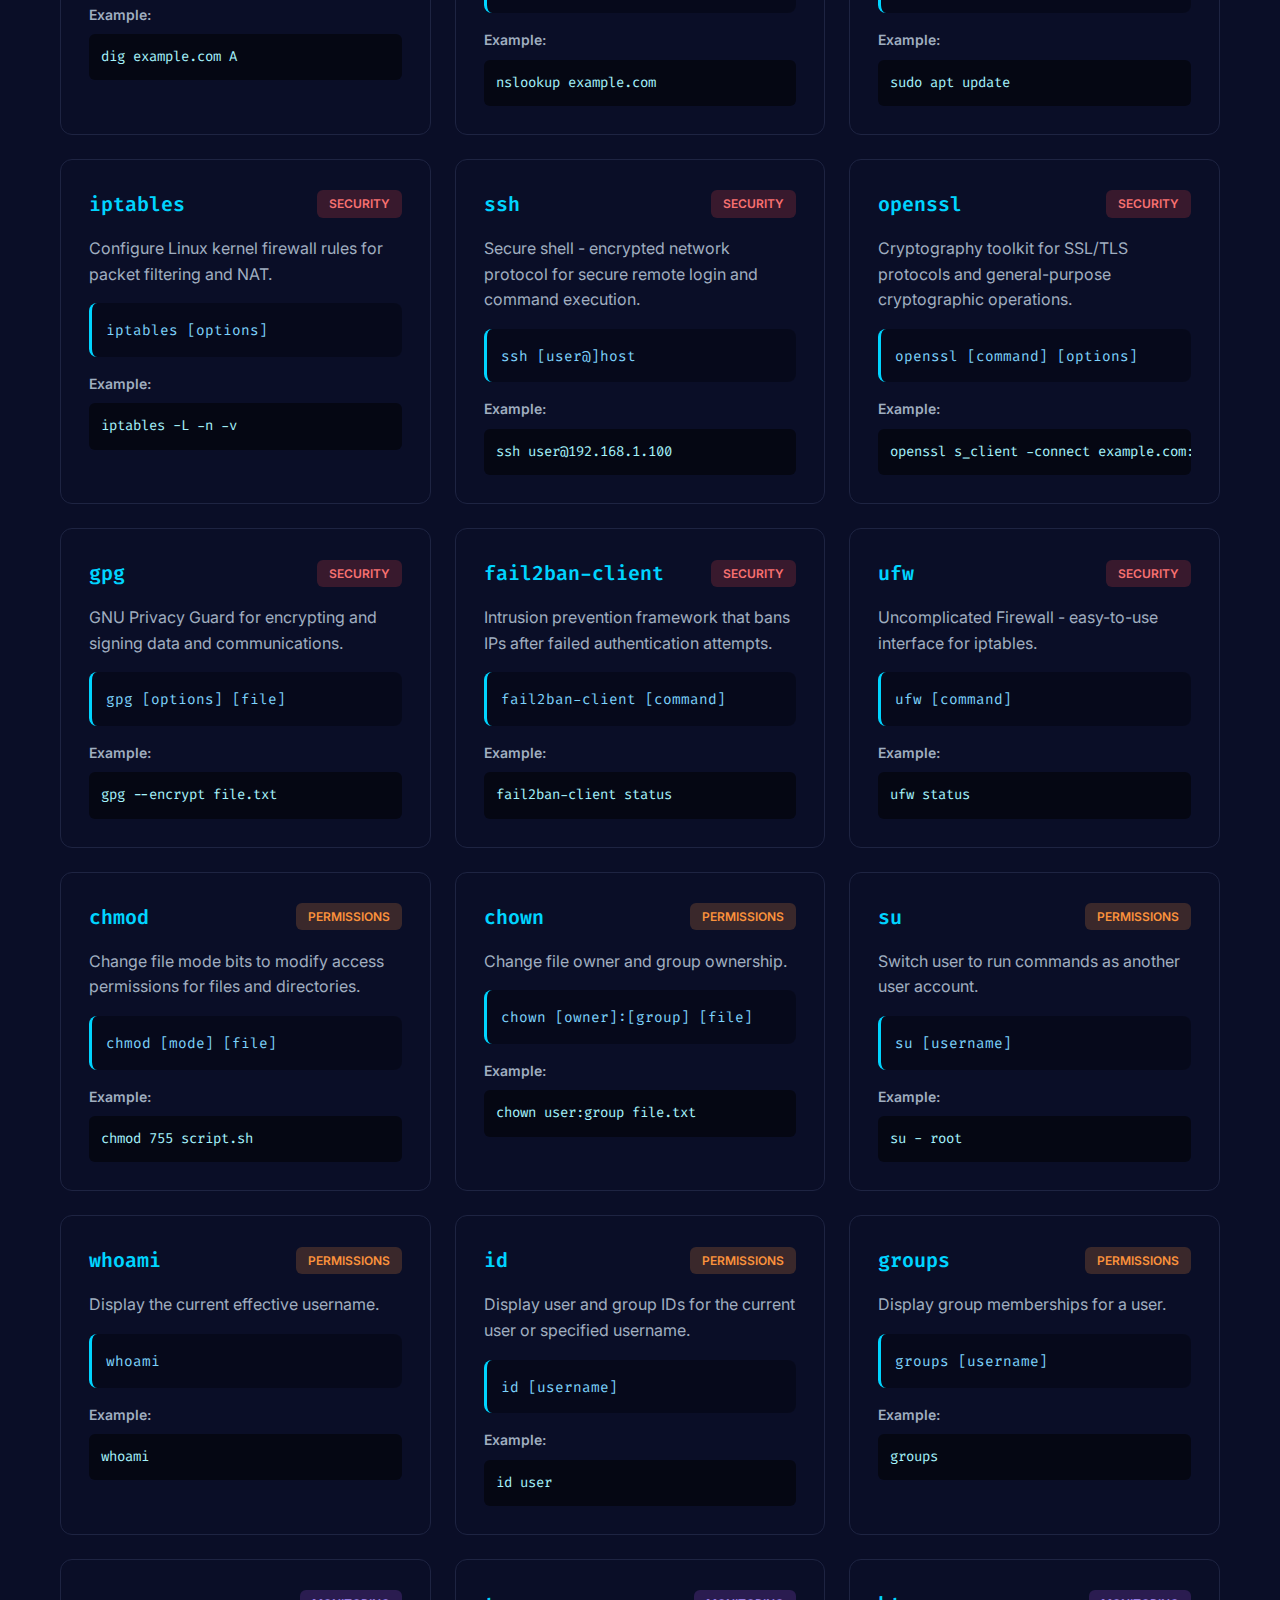
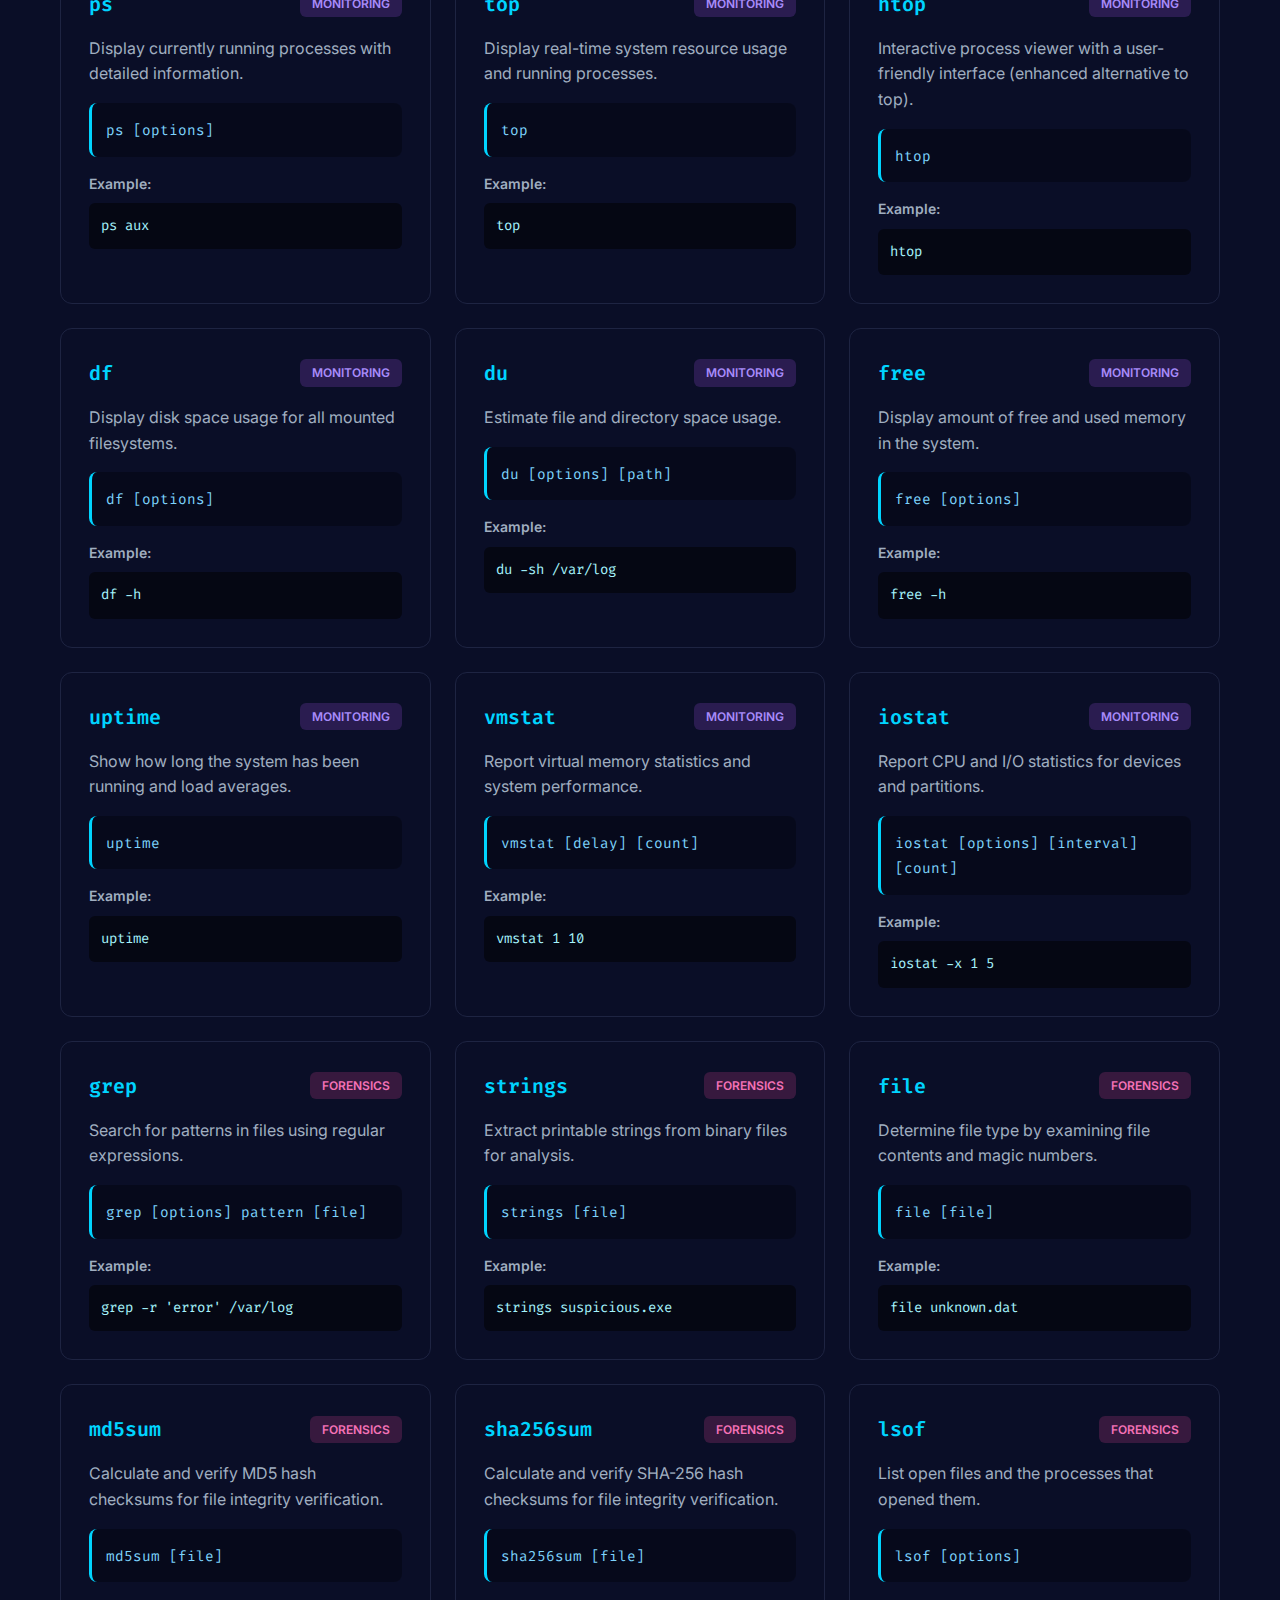
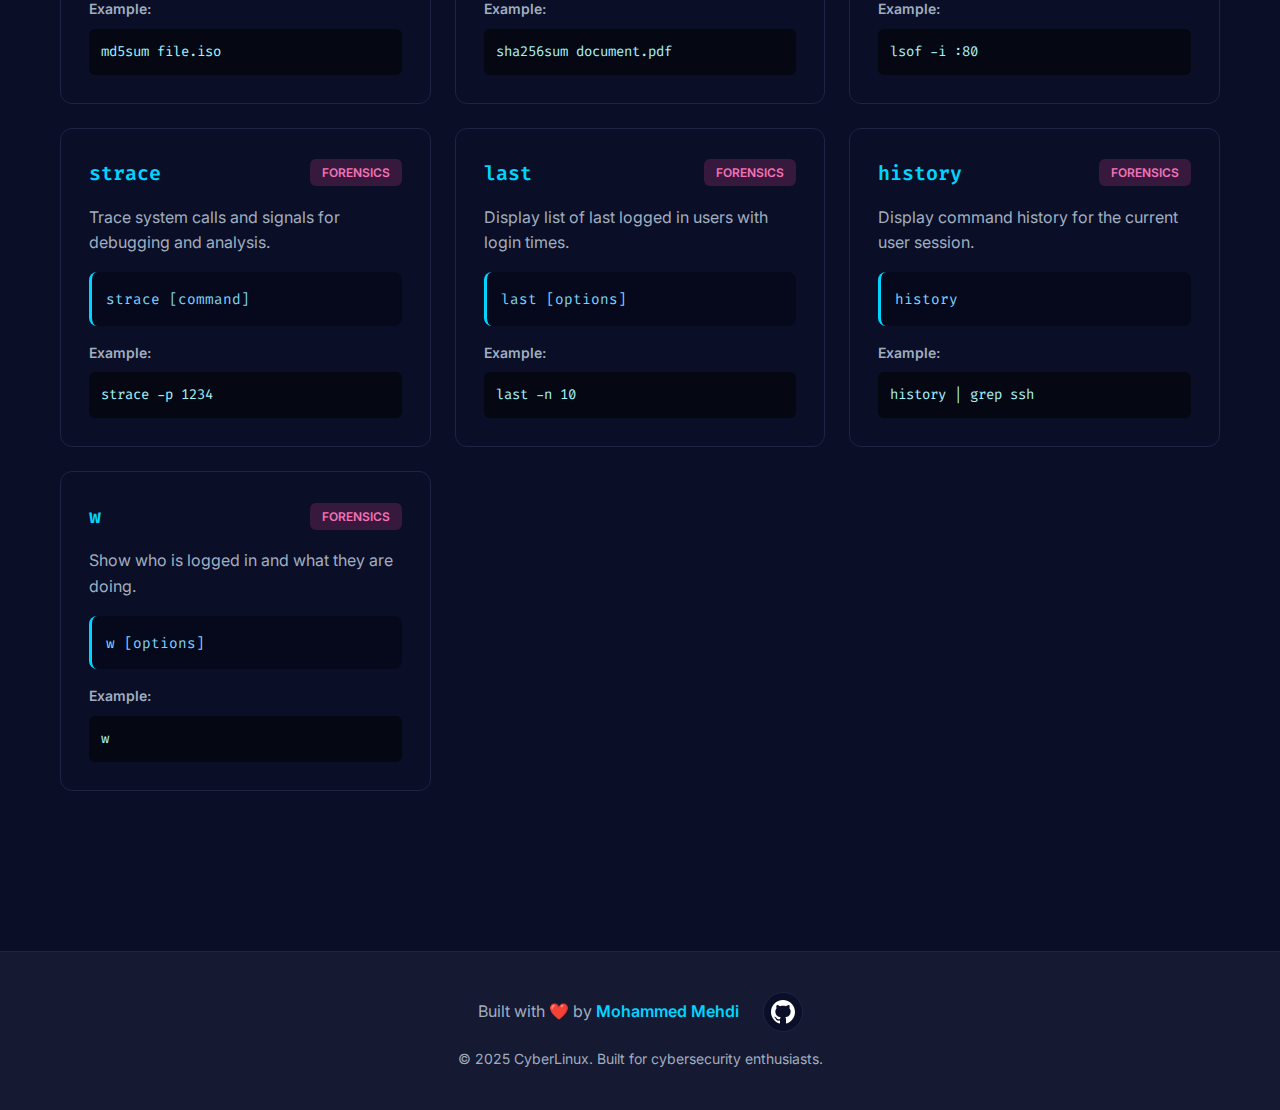
<file: pages/command-detail.html>
<!DOCTYPE html>
<html lang="en">
<head>
    <meta charset="UTF-8">
    <meta name="viewport" content="width=device-width, initial-scale=1.0">
    <title>Command Details | CyberLinux</title>
    <link rel="stylesheet" href="../css/styles.css">
    <link rel="preconnect" href="https://fonts.googleapis.com">
    <link rel="preconnect" href="https://fonts.gstatic.com" crossorigin>
    <link href="https://fonts.googleapis.com/css2?family=Inter:wght@300;400;500;600;700&family=Fira+Code:wght@400;500&display=swap" rel="stylesheet">
</head>
<body>
    <!-- Header -->
    <header class="header">
        <div class="container">
            <div class="logo">
                <span class="terminal-icon">$_</span>
                <span class="logo-text">CyberLinux</span>
            </div>
            <nav class="nav">
                <a href="../index.html" class="nav-link">Home</a>
                <a href="categories.html" class="nav-link">Categories</a>
                <a href="about.html" class="nav-link">About</a>
            </nav>
        </div>
    </header>

    <!-- Command Detail Section -->
    <section class="detail-section">
        <div class="container">
            <a href="../index.html#commands" class="back-link">
                <svg width="20" height="20" viewBox="0 0 24 24" fill="none" stroke="currentColor">
                    <path d="M19 12H5M12 19l-7-7 7-7"/>
                </svg>
                Back to Commands
            </a>

            <div class="detail-container">
                <div class="detail-header">
                    <div class="detail-title-section">
                        <h1 class="detail-command-name" id="commandName">ls</h1>
                        <span class="command-badge" id="commandBadge">navigation</span>
                    </div>
                    <p class="detail-description" id="commandDescription"></p>
                </div>

                <div class="detail-grid">
                    <!-- Syntax Section -->
                    <div class="detail-card">
                        <h2 class="detail-card-title">
                            <svg width="20" height="20" viewBox="0 0 24 24" fill="none" stroke="currentColor">
                                <polyline points="16 18 22 12 16 6"></polyline>
                                <polyline points="8 6 2 12 8 18"></polyline>
                            </svg>
                            Syntax
                        </h2>
                        <div class="syntax-box">
                            <code id="commandSyntax"></code>
                        </div>
                    </div>

                    <!-- Example Section -->
                    <div class="detail-card">
                        <h2 class="detail-card-title">
                            <svg width="20" height="20" viewBox="0 0 24 24" fill="none" stroke="currentColor">
                                <circle cx="12" cy="12" r="10"></circle>
                                <polyline points="12 6 12 12 16 14"></polyline>
                            </svg>
                            Quick Example
                        </h2>
                        <div class="example-box">
                            <code id="commandExample"></code>
                        </div>
                    </div>
                </div>

                <!-- Detailed Description -->
                <div class="detail-card full-width">
                    <h2 class="detail-card-title">
                        <svg width="20" height="20" viewBox="0 0 24 24" fill="none" stroke="currentColor">
                            <circle cx="12" cy="12" r="10"></circle>
                            <line x1="12" y1="16" x2="12" y2="12"></line>
                            <line x1="12" y1="8" x2="12.01" y2="8"></line>
                        </svg>
                        About This Command
                    </h2>
                    <p class="detailed-text" id="detailedDescription"></p>
                </div>

                <!-- Options Section -->
                <div class="detail-card full-width">
                    <h2 class="detail-card-title">
                        <svg width="20" height="20" viewBox="0 0 24 24" fill="none" stroke="currentColor">
                            <line x1="8" y1="6" x2="21" y2="6"></line>
                            <line x1="8" y1="12" x2="21" y2="12"></line>
                            <line x1="8" y1="18" x2="21" y2="18"></line>
                            <line x1="3" y1="6" x2="3.01" y2="6"></line>
                            <line x1="3" y1="12" x2="3.01" y2="12"></line>
                            <line x1="3" y1="18" x2="3.01" y2="18"></line>
                        </svg>
                        Available Options
                    </h2>
                    <div class="options-list" id="optionsList"></div>
                </div>

                <!-- Use Cases Section -->
                <div class="detail-card full-width">
                    <h2 class="detail-card-title">
                        <svg width="20" height="20" viewBox="0 0 24 24" fill="none" stroke="currentColor">
                            <path d="M12 20h9"></path>
                            <path d="M16.5 3.5a2.121 2.121 0 0 1 3 3L7 19l-4 1 1-4L16.5 3.5z"></path>
                        </svg>
                        Common Use Cases
                    </h2>
                    <div class="usecases-list" id="useCasesList"></div>
                </div>

                <!-- Security Tips (if applicable) -->
                <div class="detail-card full-width security-tips" id="securityTips" style="display: none;">
                    <h2 class="detail-card-title">
                        <svg width="20" height="20" viewBox="0 0 24 24" fill="none" stroke="currentColor">
                            <path d="M12 22s8-4 8-10V5l-8-3-8 3v7c0 6 8 10 8 10z"></path>
                        </svg>
                        Security Considerations
                    </h2>
                    <div class="security-content" id="securityContent"></div>
                </div>
            </div>
        </div>
    </section>

    <!-- Footer -->
    <footer class="footer">
        <div class="container">
            <div class="footer-content">
                <p>Built with ❤️ by <a href="https://github.com/mohammedmehdio" target="_blank" rel="noopener noreferrer" class="footer-link">Mohammed Mehdi</a></p>
                <a href="https://github.com/mohammedmehdio" target="_blank" rel="noopener noreferrer" class="github-link" aria-label="GitHub Profile">
                    <svg class="github-icon" width="24" height="24" viewBox="0 0 24 24" fill="currentColor">
                        <path d="M12 0c-6.626 0-12 5.373-12 12 0 5.302 3.438 9.8 8.207 11.387.599.111.793-.261.793-.577v-2.234c-3.338.726-4.033-1.416-4.033-1.416-.546-1.387-1.333-1.756-1.333-1.756-1.089-.745.083-.729.083-.729 1.205.084 1.839 1.237 1.839 1.237 1.07 1.834 2.807 1.304 3.492.997.107-.775.418-1.305.762-1.604-2.665-.305-5.467-1.334-5.467-5.931 0-1.311.469-2.381 1.236-3.221-.124-.303-.535-1.524.117-3.176 0 0 1.008-.322 3.301 1.23.957-.266 1.983-.399 3.003-.404 1.02.005 2.047.138 3.006.404 2.291-1.552 3.297-1.23 3.297-1.23.653 1.653.242 2.874.118 3.176.77.84 1.235 1.911 1.235 3.221 0 4.609-2.807 5.624-5.479 5.921.43.372.823 1.102.823 2.222v3.293c0 .319.192.694.801.576 4.765-1.589 8.199-6.086 8.199-11.386 0-6.627-5.373-12-12-12z"/>
                    </svg>
                </a>
            </div>
            <p class="footer-copyright">&copy; 2025 CyberLinux. Built for cybersecurity enthusiasts.</p>
        </div>
    </footer>

    <!-- Scroll to Top Button -->
    <button id="scrollToTop" class="scroll-to-top" aria-label="Scroll to top">
        <svg width="24" height="24" viewBox="0 0 24 24" fill="none" stroke="currentColor" stroke-width="2">
            <polyline points="18 15 12 9 6 15"></polyline>
        </svg>
    </button>

    <script src="../js/command-detail.js"></script>
</body>
</html>
</file>
<file: css/styles.css>
/* Reset and Base Styles */
* {
    margin: 0;
    padding: 0;
    box-sizing: border-box;
}

:root {
    --primary-color: #00d4ff;
    --secondary-color: #6366f1;
    --dark-bg: #0a0e27;
    --card-bg: #151932;
    --text-primary: #ffffff;
    --text-secondary: #a0aec0;
    --border-color: #1e2442;
    --success: #10b981;
    --warning: #f59e0b;
    --gradient: linear-gradient(135deg, #667eea 0%, #764ba2 100%);
    --gradient-alt: linear-gradient(135deg, #00d4ff 0%, #6366f1 100%);
}

body {
    font-family: 'Inter', sans-serif;
    background-color: var(--dark-bg);
    color: var(--text-primary);
    line-height: 1.6;
    overflow-x: hidden;
    -webkit-font-smoothing: antialiased;
    -moz-osx-font-smoothing: grayscale;
}

/* Prevent horizontal scroll from code blocks */
code {
    word-wrap: break-word;
    overflow-wrap: break-word;
}

pre code {
    display: block;
    overflow-x: auto;
}

/* Improve touch scrolling on mobile */
html {
    -webkit-tap-highlight-color: transparent;
}

/* Better touch targets */
a, button, .command-card, .category-card, .filter-tab {
    -webkit-tap-highlight-color: rgba(0, 212, 255, 0.1);
    touch-action: manipulation;
}

.container {
    max-width: 1200px;
    margin: 0 auto;
    padding: 0 20px;
}

/* Header */
.header {
    background-color: rgba(10, 14, 39, 0.95);
    backdrop-filter: blur(10px);
    padding: 1.2rem 0;
    position: sticky;
    top: 0;
    z-index: 1000;
    border-bottom: 1px solid var(--border-color);
}

.header .container {
    display: flex;
    justify-content: space-between;
    align-items: center;
}

.logo {
    display: flex;
    align-items: center;
    gap: 10px;
    font-size: 1.5rem;
    font-weight: 700;
}

.terminal-icon {
    color: var(--primary-color);
    font-family: 'Fira Code', monospace;
}

.logo-text {
    background: var(--gradient-alt);
    -webkit-background-clip: text;
    -webkit-text-fill-color: transparent;
    background-clip: text;
}

.nav {
    display: flex;
    gap: 2rem;
}

.nav-link {
    color: var(--text-secondary);
    text-decoration: none;
    font-weight: 500;
    transition: color 0.3s ease;
    position: relative;
}

.nav-link:hover,
.nav-link.active {
    color: var(--primary-color);
}

.nav-link.active::after {
    content: '';
    position: absolute;
    bottom: -5px;
    left: 0;
    right: 0;
    height: 2px;
    background: var(--gradient-alt);
}

/* Hero Section */
.hero {
    padding: 6rem 0;
    text-align: center;
    background: radial-gradient(circle at 50% 50%, rgba(102, 126, 234, 0.1) 0%, transparent 50%);
}

.hero-content {
    max-width: 800px;
    margin: 0 auto;
}

.hero-title {
    font-size: 3.5rem;
    font-weight: 700;
    margin-bottom: 1.5rem;
    line-height: 1.2;
}

.gradient-text {
    background: var(--gradient-alt);
    -webkit-background-clip: text;
    -webkit-text-fill-color: transparent;
    background-clip: text;
}

.hero-description {
    font-size: 1.25rem;
    color: var(--text-secondary);
    margin-bottom: 2.5rem;
}

.hero-buttons {
    display: flex;
    gap: 1rem;
    justify-content: center;
}

.btn {
    padding: 0.875rem 2rem;
    border-radius: 8px;
    text-decoration: none;
    font-weight: 600;
    transition: all 0.3s ease;
    border: none;
    cursor: pointer;
    font-size: 1rem;
}

.btn-primary {
    background: var(--gradient-alt);
    color: white;
    box-shadow: 0 4px 15px rgba(0, 212, 255, 0.3);
}

.btn-primary:hover {
    transform: translateY(-2px);
    box-shadow: 0 6px 20px rgba(0, 212, 255, 0.4);
}

.btn-secondary {
    background: transparent;
    color: var(--primary-color);
    border: 2px solid var(--primary-color);
}

.btn-secondary:hover {
    background: var(--primary-color);
    color: var(--dark-bg);
}

/* Search Section */
.search-section {
    padding: 3rem 0;
    background-color: var(--card-bg);
}

.search-container {
    position: relative;
    max-width: 600px;
    margin: 0 auto;
}

.search-icon {
    position: absolute;
    left: 1.25rem;
    top: 50%;
    transform: translateY(-50%);
    color: var(--text-secondary);
}

.search-input {
    width: 100%;
    padding: 1rem 1rem 1rem 3.5rem;
    background-color: var(--dark-bg);
    border: 2px solid var(--border-color);
    border-radius: 12px;
    color: var(--text-primary);
    font-size: 1rem;
    transition: all 0.3s ease;
}

.search-input:focus {
    outline: none;
    border-color: var(--primary-color);
    box-shadow: 0 0 0 3px rgba(0, 212, 255, 0.1);
}

.search-input::placeholder {
    color: var(--text-secondary);
}

/* Categories Section */
.categories-section {
    padding: 5rem 0;
}

.section-title {
    text-align: center;
    font-size: 2.5rem;
    margin-bottom: 3rem;
    font-weight: 700;
}

.categories-grid {
    display: grid;
    grid-template-columns: repeat(auto-fit, minmax(300px, 1fr));
    gap: 2rem;
}

.category-card {
    background: var(--card-bg);
    padding: 2rem;
    border-radius: 16px;
    border: 1px solid var(--border-color);
    cursor: pointer;
    transition: all 0.3s ease;
    text-align: center;
}

.category-card:hover {
    transform: translateY(-5px);
    border-color: var(--primary-color);
    box-shadow: 0 10px 30px rgba(0, 212, 255, 0.2);
}

.category-icon {
    font-size: 3rem;
    margin-bottom: 1rem;
}

.category-card h3 {
    font-size: 1.5rem;
    margin-bottom: 0.5rem;
    color: var(--text-primary);
}

.category-card p {
    color: var(--text-secondary);
}

/* Commands Section */
.commands-section {
    padding: 5rem 0;
    background: linear-gradient(to bottom, var(--bg-color) 0%, var(--card-bg) 15%);
}

.filter-tabs {
    display: flex;
    gap: 0.875rem;
    margin-bottom: 3rem;
    flex-wrap: wrap;
    justify-content: center;
    padding: 0.5rem;
    background: transparent;
    border-radius: 12px;
}

/* Filter tabs in hero section */
.hero-content .filter-tabs {
    margin-top: 2.5rem;
    margin-bottom: 0;
    max-width: 800px;
    margin-left: auto;
    margin-right: auto;
}

.filter-tab {
    padding: 0.75rem 1.75rem;
    background: transparent;
    border: 2px solid transparent;
    border-radius: 10px;
    color: var(--text-secondary);
    cursor: pointer;
    transition: all 0.3s ease;
    font-weight: 600;
    font-size: 0.9375rem;
    position: relative;
    overflow: hidden;
}

.filter-tab::before {
    content: '';
    position: absolute;
    top: 0;
    left: 0;
    right: 0;
    bottom: 0;
    background: var(--gradient-alt);
    opacity: 0;
    transition: opacity 0.3s ease;
    border-radius: 10px;
}

.filter-tab:hover::before {
    opacity: 0.1;
}

.filter-tab:hover {
    color: var(--primary-color);
    border-color: var(--primary-color);
    transform: translateY(-2px);
    box-shadow: 0 4px 12px rgba(0, 212, 255, 0.2);
}

.filter-tab.active {
    background: rgba(0, 212, 255, 0.1);
    border-color: var(--primary-color);
    color: var(--primary-color);
    box-shadow: 0 0 0 1px rgba(0, 212, 255, 0.3);
}

.filter-tab.active::before {
    opacity: 0;
}

.filter-tab span {
    position: relative;
    z-index: 1;
}

.commands-grid {
    display: grid;
    grid-template-columns: repeat(auto-fill, minmax(350px, 1fr));
    gap: 1.5rem;
}

.command-card {
    background: var(--dark-bg);
    padding: 1.75rem;
    border-radius: 12px;
    border: 1px solid var(--border-color);
    transition: all 0.3s ease;
    cursor: pointer;
    position: relative;
    overflow: hidden;
}

.command-card::before {
    content: '';
    position: absolute;
    top: 0;
    left: 0;
    right: 0;
    bottom: 0;
    background: var(--gradient-alt);
    opacity: 0;
    transition: opacity 0.3s ease;
    z-index: 0;
}

.command-card:hover::before {
    opacity: 0.05;
}

.command-card:hover {
    transform: translateY(-3px);
    border-color: var(--secondary-color);
    box-shadow: 0 8px 25px rgba(99, 102, 241, 0.15);
}

.command-card > * {
    position: relative;
    z-index: 1;
}

.learn-more-overlay {
    position: absolute;
    top: 50%;
    left: 50%;
    transform: translate(-50%, -50%);
    background: var(--gradient-alt);
    color: white;
    padding: 0.75rem 1.5rem;
    border-radius: 8px;
    font-weight: 600;
    opacity: 0;
    transition: opacity 0.3s ease;
    z-index: 2;
    pointer-events: none;
    box-shadow: 0 4px 15px rgba(0, 0, 0, 0.3);
}

.command-card:hover .learn-more-overlay {
    opacity: 1;
}

.command-header {
    display: flex;
    justify-content: space-between;
    align-items: center;
    margin-bottom: 1rem;
    gap: 0.5rem;
}

.command-name {
    font-family: 'Fira Code', monospace;
    font-size: 1.25rem;
    color: var(--primary-color);
    font-weight: 600;
    word-break: keep-all;
    white-space: nowrap;
}

.command-badge {
    padding: 0.25rem 0.75rem;
    border-radius: 6px;
    font-size: 0.75rem;
    font-weight: 600;
    text-transform: uppercase;
}

.badge-navigation { background: rgba(59, 130, 246, 0.2); color: #60a5fa; }
.badge-network { background: rgba(16, 185, 129, 0.2); color: #34d399; }
.badge-security { background: rgba(239, 68, 68, 0.2); color: #f87171; }
.badge-permissions { background: rgba(251, 146, 60, 0.2); color: #fb923c; }
.badge-monitoring { background: rgba(168, 85, 247, 0.2); color: #a78bfa; }
.badge-forensics { background: rgba(236, 72, 153, 0.2); color: #f472b6; }

.command-description {
    color: var(--text-secondary);
    margin-bottom: 1rem;
    line-height: 1.6;
}

.command-syntax {
    background: rgba(0, 0, 0, 0.3);
    padding: 0.875rem;
    border-radius: 8px;
    border-left: 3px solid var(--primary-color);
    margin-bottom: 1rem;
}

.command-syntax code {
    font-family: 'Fira Code', monospace;
    color: #7dd3fc;
    font-size: 0.9rem;
}

.command-example {
    margin-top: 1rem;
}

.command-example-title {
    font-size: 0.875rem;
    color: var(--text-secondary);
    margin-bottom: 0.5rem;
    font-weight: 600;
    word-break: keep-all;
    white-space: nowrap;
}

.command-example code {
    display: block;
    background: rgba(0, 0, 0, 0.5);
    padding: 0.75rem;
    border-radius: 6px;
    font-family: 'Fira Code', monospace;
    color: #a5f3fc;
    font-size: 0.875rem;
    overflow-x: auto;
    white-space: pre;
}

/* About Section */
.about-section {
    padding: 5rem 0;
}

.about-content {
    display: grid;
    grid-template-columns: repeat(auto-fit, minmax(300px, 1fr));
    gap: 2rem;
    margin-top: 2rem;
}

.about-card {
    background: var(--card-bg);
    padding: 2rem;
    border-radius: 12px;
    border: 1px solid var(--border-color);
}

.about-card h3 {
    font-size: 1.5rem;
    margin-bottom: 1rem;
}

.about-card p {
    color: var(--text-secondary);
    line-height: 1.8;
}

/* Footer */
.footer {
    background-color: var(--card-bg);
    padding: 2.5rem 0;
    text-align: center;
    border-top: 1px solid var(--border-color);
    margin-top: 5rem;
}

.footer-content {
    display: flex;
    align-items: center;
    justify-content: center;
    gap: 1.5rem;
    margin-bottom: 1rem;
}

.footer-content p {
    margin: 0;
    color: var(--text-secondary);
}

.footer-link {
    color: var(--primary-color);
    text-decoration: none;
    font-weight: 600;
    transition: color 0.3s ease;
}

.footer-link:hover {
    color: var(--text-primary);
}

.github-link {
    display: inline-flex;
    align-items: center;
    justify-content: center;
    width: 40px;
    height: 40px;
    background: var(--dark-bg);
    border-radius: 50%;
    border: 1px solid var(--border-color);
    transition: all 0.3s ease;
}

.github-link:hover {
    background: var(--primary-color);
    border-color: var(--primary-color);
    transform: translateY(-3px);
}

.github-icon {
    color: var(--text-primary);
    transition: color 0.3s ease;
}

.github-link:hover .github-icon {
    color: var(--dark-bg);
}

.footer-copyright {
    color: var(--text-secondary);
    font-size: 0.875rem;
    margin: 0;
}

/* Page Hero Styles */
.page-hero {
    padding: 4rem 0 3rem;
    text-align: center;
    background: radial-gradient(circle at 50% 50%, rgba(102, 126, 234, 0.1) 0%, transparent 50%);
}

.page-title {
    font-size: 3rem;
    font-weight: 700;
    margin-bottom: 1rem;
}

.page-description {
    font-size: 1.25rem;
    color: var(--text-secondary);
    max-width: 700px;
    margin: 0 auto;
}

/* Categories Page Styles */
.categories-page-section {
    padding: 3rem 0 5rem;
}

.category-title {
    font-size: 1.5rem;
    margin-bottom: 0.75rem;
}

.category-description {
    color: var(--text-secondary);
    line-height: 1.6;
    margin-bottom: 1rem;
}

.category-badge {
    display: inline-block;
    padding: 0.375rem 0.875rem;
    background: var(--gradient-alt);
    border-radius: 20px;
    font-size: 0.875rem;
    font-weight: 600;
    color: white;
}

/* About Page Styles */
.about-page-section {
    padding: 3rem 0 5rem;
}

.section-subtitle {
    font-size: 2rem;
    text-align: center;
    margin: 4rem 0 2rem;
}

.about-icon {
    font-size: 2.5rem;
    margin-bottom: 1rem;
}

.developer-section {
    margin-top: 4rem;
}

.developer-card {
    background: var(--card-bg);
    padding: 2.5rem;
    border-radius: 16px;
    border: 1px solid var(--border-color);
    text-align: center;
    max-width: 600px;
    margin: 0 auto;
}

.developer-content h3 {
    font-size: 1.75rem;
    margin-bottom: 1rem;
    background: var(--gradient-alt);
    -webkit-background-clip: text;
    -webkit-text-fill-color: transparent;
    background-clip: text;
}

.developer-content p {
    color: var(--text-secondary);
    line-height: 1.8;
    margin-bottom: 1.5rem;
}

.developer-links {
    display: flex;
    justify-content: center;
    gap: 1rem;
}

.developer-github-link {
    display: inline-flex;
    align-items: center;
    gap: 0.75rem;
    padding: 0.875rem 2rem;
    background: var(--dark-bg);
    border: 2px solid var(--primary-color);
    border-radius: 8px;
    color: var(--primary-color);
    text-decoration: none;
    font-weight: 600;
    transition: all 0.3s ease;
}

.developer-github-link:hover {
    background: var(--primary-color);
    color: var(--dark-bg);
    transform: translateY(-2px);
}

.github-icon-large {
    transition: all 0.3s ease;
}

.developer-github-link:hover .github-icon-large {
    color: var(--dark-bg);
}

/* Features Section */
.features-section {
    margin-top: 4rem;
}

.features-grid {
    display: grid;
    grid-template-columns: repeat(auto-fit, minmax(250px, 1fr));
    gap: 2rem;
    margin-top: 2rem;
}

.feature-item {
    background: var(--card-bg);
    padding: 2rem;
    border-radius: 12px;
    border: 1px solid var(--border-color);
    text-align: center;
    transition: all 0.3s ease;
}

.feature-item:hover {
    transform: translateY(-5px);
    border-color: var(--primary-color);
    box-shadow: 0 10px 30px rgba(0, 212, 255, 0.2);
}

.feature-icon {
    font-size: 2.5rem;
    margin-bottom: 1rem;
}

.feature-item h4 {
    font-size: 1.25rem;
    margin-bottom: 0.5rem;
}

.feature-item p {
    color: var(--text-secondary);
    font-size: 0.9375rem;
}


.footer p {
    color: var(--text-secondary);
}

/* Scroll to Top Button */
.scroll-to-top {
    position: fixed;
    bottom: 2rem;
    right: 2rem;
    width: 50px;
    height: 50px;
    background: var(--gradient-alt);
    border: none;
    border-radius: 50%;
    color: white;
    cursor: pointer;
    display: flex;
    align-items: center;
    justify-content: center;
    box-shadow: 0 4px 20px rgba(0, 212, 255, 0.3);
    opacity: 0;
    visibility: hidden;
    transform: translateY(20px);
    transition: all 0.3s ease;
    z-index: 1000;
}

.scroll-to-top.visible {
    opacity: 1;
    visibility: visible;
    transform: translateY(0);
}

.scroll-to-top:hover {
    transform: translateY(-5px);
    box-shadow: 0 6px 25px rgba(0, 212, 255, 0.5);
}

.scroll-to-top svg {
    stroke: white;
}

/* Animations */
@keyframes fadeInUp {
    from {
        opacity: 0;
        transform: translateY(30px);
    }
    to {
        opacity: 1;
        transform: translateY(0);
    }
}

.command-card {
    animation: fadeInUp 0.5s ease-out;
}

/* Responsive Design */
/* Tablet Styles */
@media (max-width: 1024px) {
    .container {
        padding: 0 1.5rem;
    }

    .categories-grid {
        grid-template-columns: repeat(2, 1fr);
        gap: 1.5rem;
    }

    .commands-grid {
        grid-template-columns: repeat(2, 1fr);
        gap: 1.5rem;
    }
}

/* Under 700px - Remove option gap */
@media (max-width: 700px) {
    .detail-grid {
        grid-template-columns: 1fr !important;
    }
    
    .option-item {
        display: flex !important;
        flex-direction: column !important;
        gap: 0.5rem !important;
        grid-template-columns: none !important;
    }
    
    .option-flag {
        width: 100%;
    }
    
    .option-description {
        width: 100%;
        display: block;
        visibility: visible;
        opacity: 1;
    }
}

/* Mobile Styles */
@media (max-width: 768px) {
    .container {
        padding: 0 1rem;
    }

    /* Header */
    .header {
        padding: 1rem 0;
    }

    .logo {
        font-size: 1.25rem;
    }

    .nav {
        gap: 1rem;
        font-size: 0.875rem;
    }

    .nav-link {
        font-size: 0.875rem;
    }

    /* Hero Section */
    .hero {
        padding: 3rem 0;
    }

    .hero-title {
        font-size: 2rem;
        margin-bottom: 1rem;
    }

    .hero-description {
        font-size: 1rem;
        margin-bottom: 2rem;
    }

    .hero-buttons {
        flex-direction: column;
        width: 100%;
        max-width: 300px;
        margin: 0 auto;
    }

    .btn {
        width: 100%;
        padding: 0.75rem 1.5rem;
        font-size: 0.9375rem;
    }

    /* Search Section */
    .search-section {
        padding: 2rem 0;
    }

    .search-input {
        padding: 0.875rem 0.875rem 0.875rem 3rem;
        font-size: 0.9375rem;
    }

    .search-icon {
        left: 1rem;
    }

    /* Categories Section */
    .categories-section {
        padding: 3rem 0;
    }

    .section-title {
        font-size: 1.75rem;
        margin-bottom: 2rem;
    }

    .categories-grid {
        grid-template-columns: 1fr;
        gap: 1rem;
    }

    .category-card {
        padding: 1.5rem;
    }

    .category-icon {
        font-size: 2.5rem;
        margin-bottom: 0.75rem;
    }

    .category-title {
        font-size: 1.25rem;
    }

    /* Commands Section */
    .commands-section {
        padding: 3rem 0;
    }

    .commands-grid {
        grid-template-columns: 1fr;
        gap: 1rem;
    }

    .command-card {
        padding: 1.25rem;
    }

    .command-name {
        font-size: 1.25rem;
    }

    .command-description {
        font-size: 0.875rem;
    }

    .command-tag {
        font-size: 0.75rem;
        padding: 0.25rem 0.5rem;
    }

    /* Filter Tabs */
    .filter-tabs {
        gap: 0.5rem;
        flex-wrap: wrap;
        overflow-x: auto;
        -webkit-overflow-scrolling: touch;
    }

    .filter-tab {
        padding: 0.5rem 0.875rem;
        font-size: 0.8125rem;
        white-space: nowrap;
    }

    /* Detail Page */
    .detail-section {
        padding: 2rem 0 3rem;
    }

    .detail-command-name {
        font-size: 1.75rem;
    }

    .detail-badge {
        font-size: 0.75rem;
        padding: 0.375rem 0.75rem;
    }

    .detail-description {
        font-size: 0.9375rem;
    }

    .detail-grid {
        grid-template-columns: 1fr;
        gap: 1.5rem;
    }

    .syntax-box,
    .example-box {
        padding: 1rem;
    }

    .syntax-box code,
    .example-box code {
        font-size: 0.8125rem;
    }

    .option-item {
        grid-template-columns: 1fr;
        gap: 0.5rem;
        padding: 1rem;
    }

    .option-flag {
        font-size: 0.875rem;
    }

    .option-description {
        font-size: 0.8125rem;
    }

    .use-case-item,
    .security-tip-item {
        padding: 0.875rem;
        font-size: 0.875rem;
    }

    .back-link {
        font-size: 0.875rem;
        margin-bottom: 1.5rem;
    }

    /* New Pages */
    .page-hero {
        padding: 2.5rem 0 2rem;
    }

    .page-title {
        font-size: 2rem;
    }

    .page-description {
        font-size: 1rem;
    }

    .about-icon {
        font-size: 2rem;
    }

    .developer-card {
        padding: 1.5rem;
    }

    .developer-content h3 {
        font-size: 1.5rem;
    }

    .developer-github-link {
        padding: 0.75rem 1.5rem;
        font-size: 0.9375rem;
    }

    .features-grid {
        grid-template-columns: 1fr;
        gap: 1.5rem;
    }

    .footer-content {
        flex-direction: column;
        gap: 1rem;
    }
}

/* Small Mobile Styles (iPhone 5/SE and similar) */
@media (max-width: 480px) {
    .container {
        padding: 0 0.875rem;
    }

    /* Header & Navigation */
    .header {
        padding: 0.875rem 0;
    }

    .header .container {
        flex-direction: column;
        gap: 0.75rem;
        align-items: flex-start;
    }

    .logo {
        font-size: 1.125rem;
    }

    .nav {
        gap: 1.25rem;
        width: 100%;
        justify-content: flex-start;
    }

    .nav-link {
        font-size: 0.875rem;
        padding: 0.25rem 0;
    }

    /* Hero Section */
    .hero {
        padding: 2rem 0;
    }

    .hero-title {
        font-size: 1.5rem;
        line-height: 1.3;
        margin-bottom: 0.75rem;
    }

    .hero-description {
        font-size: 0.875rem;
        margin-bottom: 1.5rem;
    }

    .btn {
        padding: 0.75rem 1.25rem;
        font-size: 0.875rem;
    }

    /* Search Section */
    .search-section {
        padding: 1.5rem 0;
    }

    .search-input {
        padding: 0.75rem 0.75rem 0.75rem 2.75rem;
        font-size: 0.875rem;
    }

    .search-icon {
        left: 0.875rem;
        width: 18px;
        height: 18px;
    }

    /* Sections */
    .section-title {
        font-size: 1.375rem;
        margin-bottom: 1.5rem;
    }

    .categories-section,
    .commands-section,
    .about-page-section,
    .categories-page-section {
        padding: 2rem 0;
    }

    /* Category Cards */
    .category-card {
        padding: 1.125rem;
    }

    .category-icon {
        font-size: 1.875rem;
        margin-bottom: 0.5rem;
    }

    .category-title {
        font-size: 1rem;
        margin-bottom: 0.5rem;
    }

    .category-description {
        font-size: 0.8125rem;
    }

    .category-badge {
        font-size: 0.75rem;
        padding: 0.25rem 0.625rem;
    }

    /* Command Cards */
    .command-card {
        padding: 0.875rem;
    }

    .command-name {
        font-size: 1.125rem;
        white-space: nowrap;
        word-break: keep-all;
    }

    .command-description {
        font-size: 0.8125rem;
        line-height: 1.5;
    }

    .command-example-title {
        font-size: 0.75rem;
        white-space: nowrap;
        word-break: keep-all;
    }

    .command-syntax,
    .command-example {
        padding: 0.625rem;
    }

    .command-syntax code,
    .command-example code {
        font-size: 0.75rem;
        white-space: pre;
        overflow-x: auto;
    }

    .command-badge {
        font-size: 0.6875rem;
        padding: 0.25rem 0.5rem;
    }

    .command-tag {
        font-size: 0.6875rem;
        padding: 0.25rem 0.5rem;
    }

    /* Filter Tabs */
    .filter-tabs {
        gap: 0.5rem;
        margin-bottom: 1.5rem;
    }

    .filter-tab {
        padding: 0.5rem 0.625rem;
        font-size: 0.6875rem;
    }

    /* Detail Page - Most Important Fix */
    .detail-section {
        padding: 1.5rem 0 2rem;
    }

    .back-link {
        font-size: 0.8125rem;
        margin-bottom: 1rem;
        gap: 0.375rem;
    }

    .detail-header {
        margin-bottom: 1.25rem;
    }

    .detail-command-name {
        font-size: 1.375rem;
        margin-bottom: 0.625rem;
        word-break: break-word;
    }

    .detail-badge {
        font-size: 0.6875rem;
        padding: 0.3125rem 0.625rem;
    }

    .detail-description {
        font-size: 0.875rem;
        line-height: 1.6;
    }

    .detailed-text {
        font-size: 0.9375rem;
        line-height: 1.6;
    }

    .detail-grid {
        grid-template-columns: 1fr;
        gap: 1.25rem;
    }

    .detail-card {
        padding: 1rem;
        overflow: hidden;
    }

    .detail-card-title {
        font-size: 0.875rem;
        margin-bottom: 0.875rem;
        gap: 0.375rem;
        flex-wrap: wrap;
        word-break: normal;
        white-space: normal;
    }

    .detail-card-title svg {
        width: 16px;
        height: 16px;
        flex-shrink: 0;
        min-width: 16px;
    }

    /* Syntax and Example Boxes */
    .syntax-box,
    .example-box {
        padding: 0.75rem;
        border-left-width: 2px;
        overflow-x: auto;
        -webkit-overflow-scrolling: touch;
    }

    .syntax-box code,
    .example-box code {
        font-size: 0.6875rem;
        line-height: 1.4;
        word-break: normal;
        display: block;
        white-space: pre;
        overflow-x: auto;
    }

    /* Options List */
    .option-item {
        display: flex !important;
        flex-direction: column !important;
        gap: 0.5rem !important;
        padding: 0.875rem;
        overflow: visible;
        grid-template-columns: none !important;
    }

    .option-flag {
        font-size: 0.8125rem;
        margin-bottom: 0;
        display: block;
        width: 100%;
    }

    .option-flag code {
        font-size: 0.8125rem;
        word-break: break-word;
        overflow-wrap: break-word;
    }

    .option-description {
        font-size: 0.8125rem;
        line-height: 1.5;
        word-break: break-word;
        overflow-wrap: break-word;
        display: block !important;
        width: 100%;
        visibility: visible !important;
        opacity: 1 !important;
    }

    /* Use Cases */
    .usecase-item {
        padding: 0.875rem;
        gap: 0.75rem;
    }

    .usecase-number {
        width: 28px;
        height: 28px;
        font-size: 0.875rem;
    }

    .usecase-content code {
        font-size: 0.75rem;
        word-break: break-word;
        white-space: normal;
        overflow-x: visible;
        display: block;
    }

    .usecase-description {
        font-size: 0.8125rem;
        word-break: break-word;
        overflow-wrap: break-word;
    }

    /* Security Tips */
    .security-tip-item {
        padding: 0.875rem;
        font-size: 0.8125rem;
        line-height: 1.5;
    }

    /* Page Hero */
    .page-hero {
        padding: 2rem 0 1.5rem;
    }

    .page-title {
        font-size: 1.5rem;
        line-height: 1.3;
    }

    .page-description {
        font-size: 0.875rem;
        padding: 0 0.5rem;
    }

    /* About Page */
    .section-subtitle {
        font-size: 1.375rem;
        margin: 3rem 0 1.5rem;
    }

    .about-icon {
        font-size: 1.875rem;
    }

    .about-card {
        padding: 1rem;
    }

    .about-card h3 {
        font-size: 1.125rem;
        margin-bottom: 0.75rem;
    }

    .about-card p {
        font-size: 0.875rem;
        line-height: 1.6;
    }

    .developer-card {
        padding: 1.25rem;
    }

    .developer-content h3 {
        font-size: 1.375rem;
        margin-bottom: 0.875rem;
    }

    .developer-content p {
        font-size: 0.875rem;
        line-height: 1.6;
    }

    .developer-github-link {
        padding: 0.75rem 1.25rem;
        font-size: 0.875rem;
        gap: 0.5rem;
    }

    .github-icon-large {
        width: 20px;
        height: 20px;
    }

    /* Features Section */
    .features-grid {
        grid-template-columns: 1fr;
        gap: 1rem;
    }

    .feature-item {
        padding: 1.25rem;
    }

    .feature-icon {
        font-size: 2rem;
    }

    .feature-item h4 {
        font-size: 1.125rem;
    }

    .feature-item p {
        font-size: 0.8125rem;
    }

    /* Footer */
    .footer {
        padding: 1.5rem 0;
        margin-top: 3rem;
    }

    .footer-content {
        flex-direction: column;
        gap: 0.875rem;
    }

    .footer-content p {
        font-size: 0.8125rem;
    }

    .footer-link {
        font-size: 0.8125rem;
    }

    .github-link {
        width: 36px;
        height: 36px;
    }

    .github-icon {
        width: 20px;
        height: 20px;
    }

    .footer-copyright {
        font-size: 0.75rem;
        margin-top: 0.5rem;
    }
    
    /* Scroll to Top Button */
    .scroll-to-top {
        width: 45px;
        height: 45px;
        bottom: 1.5rem;
        right: 1.5rem;
    }
    
    .scroll-to-top svg {
        width: 20px;
        height: 20px;
    }
}

/* Extra Small Mobile (320px - iPhone 5/SE) */
@media (max-width: 375px) {
    .container {
        padding: 0 0.75rem;
    }

    .hero-title {
        font-size: 1.375rem;
    }

    .section-title {
        font-size: 1.25rem;
    }

    .nav {
        gap: 1rem;
    }

    .nav-link {
        font-size: 0.8125rem;
    }

    .detail-command-name {
        font-size: 1.25rem;
        word-break: break-word;
    }

    .command-name {
        font-size: 1rem;
    }

    .detail-card {
        padding: 0.875rem;
        overflow: hidden;
    }

    .detail-card-title {
        font-size: 0.8125rem;
        word-break: normal;
        flex-wrap: wrap;
        white-space: normal;
    }

    .detail-card-title svg {
        min-width: 14px;
        width: 14px;
        height: 14px;
        flex-shrink: 0;
    }

    .syntax-box,
    .example-box {
        padding: 0.625rem;
    }

    .syntax-box code,
    .example-box code {
        font-size: 0.625rem;
        white-space: pre;
        word-break: normal;
        overflow-x: auto;
    }

    .option-item {
        padding: 0.75rem;
        overflow: visible;
        display: flex !important;
        flex-direction: column !important;
        gap: 0.5rem !important;
        grid-template-columns: none !important;
    }

    .option-flag {
        margin-bottom: 0;
        width: 100%;
    }

    .option-description {
        word-break: break-word;
        overflow-wrap: anywhere;
        width: 100%;
        display: block !important;
        visibility: visible !important;
        opacity: 1 !important;
    }
    
    /* Scroll to Top Button */
    .scroll-to-top {
        width: 40px;
        height: 40px;
        bottom: 1rem;
        right: 1rem;
    }
    
    .scroll-to-top svg {
        width: 18px;
        height: 18px;
    }
}

/* Detail Page Styles */
.detail-section {
    padding: 3rem 0 5rem;
    min-height: calc(100vh - 200px);
}

.back-link {
    display: inline-flex;
    align-items: center;
    gap: 0.5rem;
    color: var(--primary-color);
    text-decoration: none;
    font-weight: 500;
    margin-bottom: 2rem;
    transition: all 0.3s ease;
}

.back-link:hover {
    gap: 0.75rem;
    color: var(--text-primary);
}

.detail-container {
    max-width: 900px;
    margin: 0 auto;
}

.detail-header {
    margin-bottom: 3rem;
    padding-bottom: 2rem;
    border-bottom: 2px solid var(--border-color);
}

.detail-title-section {
    display: flex;
    align-items: center;
    gap: 1rem;
    margin-bottom: 1rem;
}

.detail-command-name {
    font-family: 'Fira Code', monospace;
    font-size: 3rem;
    color: var(--primary-color);
    margin: 0;
}

.detail-description {
    font-size: 1.25rem;
    color: var(--text-secondary);
    line-height: 1.8;
}

.detail-grid {
    display: grid;
    grid-template-columns: repeat(2, 1fr);
    gap: 1.5rem;
    margin-bottom: 2rem;
}

.detail-card {
    background: var(--card-bg);
    padding: 2rem;
    border-radius: 12px;
    border: 1px solid var(--border-color);
    overflow: hidden;
    word-wrap: break-word;
}

.detail-card.full-width {
    grid-column: 1 / -1;
    margin-bottom: 1.5rem;
}

.detail-card-title {
    display: flex;
    align-items: center;
    gap: 0.75rem;
    font-size: 1.5rem;
    margin-bottom: 1.5rem;
    color: var(--text-primary);
    word-wrap: break-word;
    overflow-wrap: break-word;
}

.detail-card-title svg {
    stroke-width: 2;
    color: var(--primary-color);
    flex-shrink: 0;
}

.syntax-box,
.example-box {
    background: rgba(0, 0, 0, 0.4);
    padding: 1.25rem;
    border-radius: 8px;
    border-left: 3px solid var(--primary-color);
    overflow: hidden;
}

.syntax-box code,
.example-box code {
    font-family: 'Fira Code', monospace;
    color: #7dd3fc;
    font-size: 1.1rem;
    word-wrap: break-word;
    overflow-wrap: break-word;
    word-break: break-word;
    white-space: pre-wrap;
}

.detailed-text {
    color: var(--text-secondary);
    line-height: 1.8;
    font-size: 1.1rem;
}

.options-list,
.usecases-list {
    display: flex;
    flex-direction: column;
    gap: 1rem;
}

.option-item {
    display: grid;
    grid-template-columns: 200px 1fr;
    gap: 0.75rem;
    padding: 1rem;
    background: rgba(0, 0, 0, 0.3);
    border-radius: 8px;
    align-items: start;
    overflow: hidden;
}

.option-flag code {
    font-family: 'Fira Code', monospace;
    color: var(--primary-color);
    font-weight: 600;
    font-size: 0.95rem;
    word-wrap: break-word;
}

.option-description {
    color: var(--text-secondary);
    line-height: 1.6;
    word-wrap: break-word;
    overflow-wrap: break-word;
}

.usecase-item {
    display: flex;
    gap: 1rem;
    padding: 1rem;
    background: rgba(0, 0, 0, 0.3);
    border-radius: 8px;
}

.usecase-number {
    flex-shrink: 0;
    width: 32px;
    height: 32px;
    background: var(--gradient-alt);
    border-radius: 50%;
    display: flex;
    align-items: center;
    justify-content: center;
    font-weight: 700;
    color: white;
}

.usecase-content {
    flex: 1;
    overflow-x: auto;
}

.usecase-content code {
    font-family: 'Fira Code', monospace;
    color: #a5f3fc;
    font-size: 0.95rem;
    word-wrap: break-word;
    word-break: break-word;
    white-space: normal;
    display: block;
}

.security-tips {
    border: 2px solid rgba(239, 68, 68, 0.3);
    background: rgba(239, 68, 68, 0.05);
}

.security-content {
    display: flex;
    flex-direction: column;
    gap: 1rem;
}

.security-tip-item {
    display: flex;
    align-items: start;
    gap: 0.75rem;
    padding: 1rem;
    background: rgba(0, 0, 0, 0.3);
    border-radius: 8px;
    border-left: 3px solid #f59e0b;
}

.security-tip-item svg {
    flex-shrink: 0;
    color: #f59e0b;
    stroke-width: 2;
    margin-top: 2px;
}

.security-tip-item span {
    color: var(--text-secondary);
    line-height: 1.6;
}

.no-data {
    color: var(--text-secondary);
    font-style: italic;
    text-align: center;
    padding: 2rem;
}

/* Scrollbar Styling */
::-webkit-scrollbar {
    width: 10px;
}

::-webkit-scrollbar-track {
    background: var(--dark-bg);
}

::-webkit-scrollbar-thumb {
    background: var(--border-color);
    border-radius: 5px;
}

::-webkit-scrollbar-thumb:hover {
    background: var(--primary-color);
}
</file>
